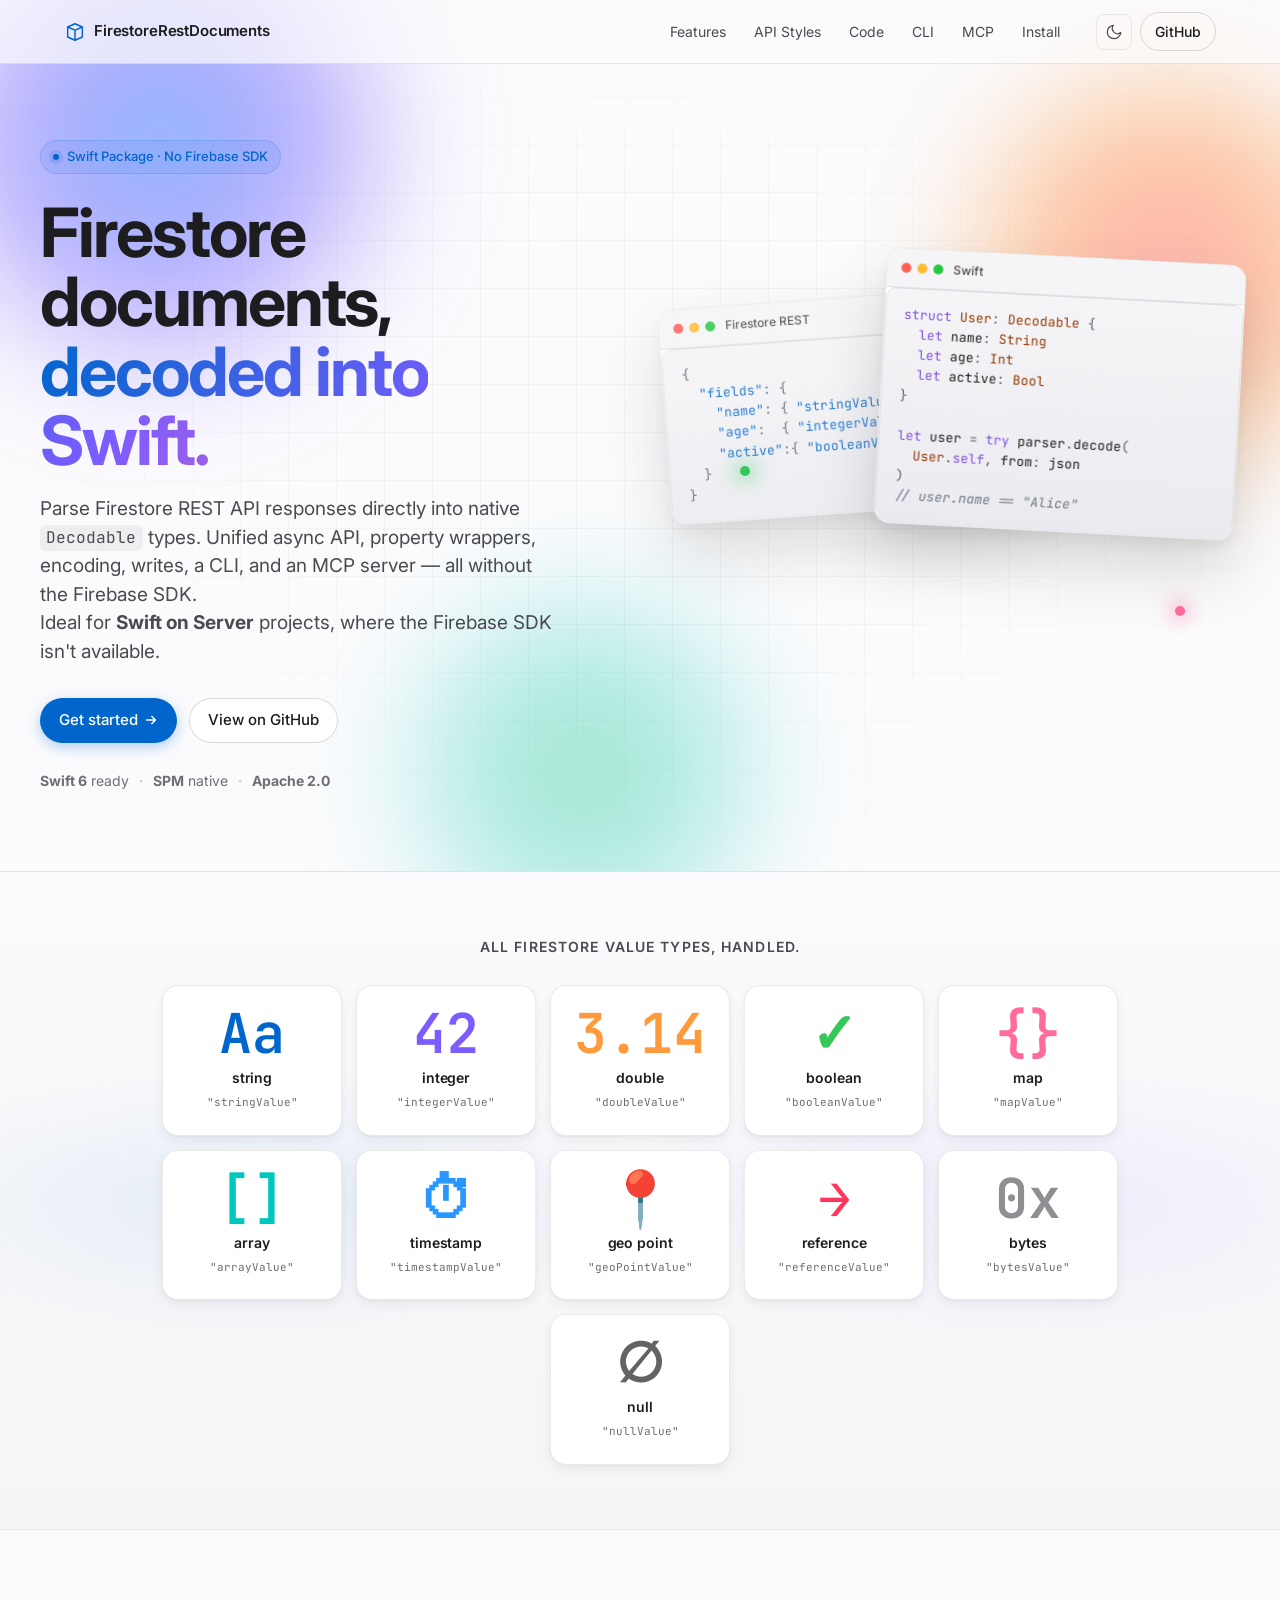
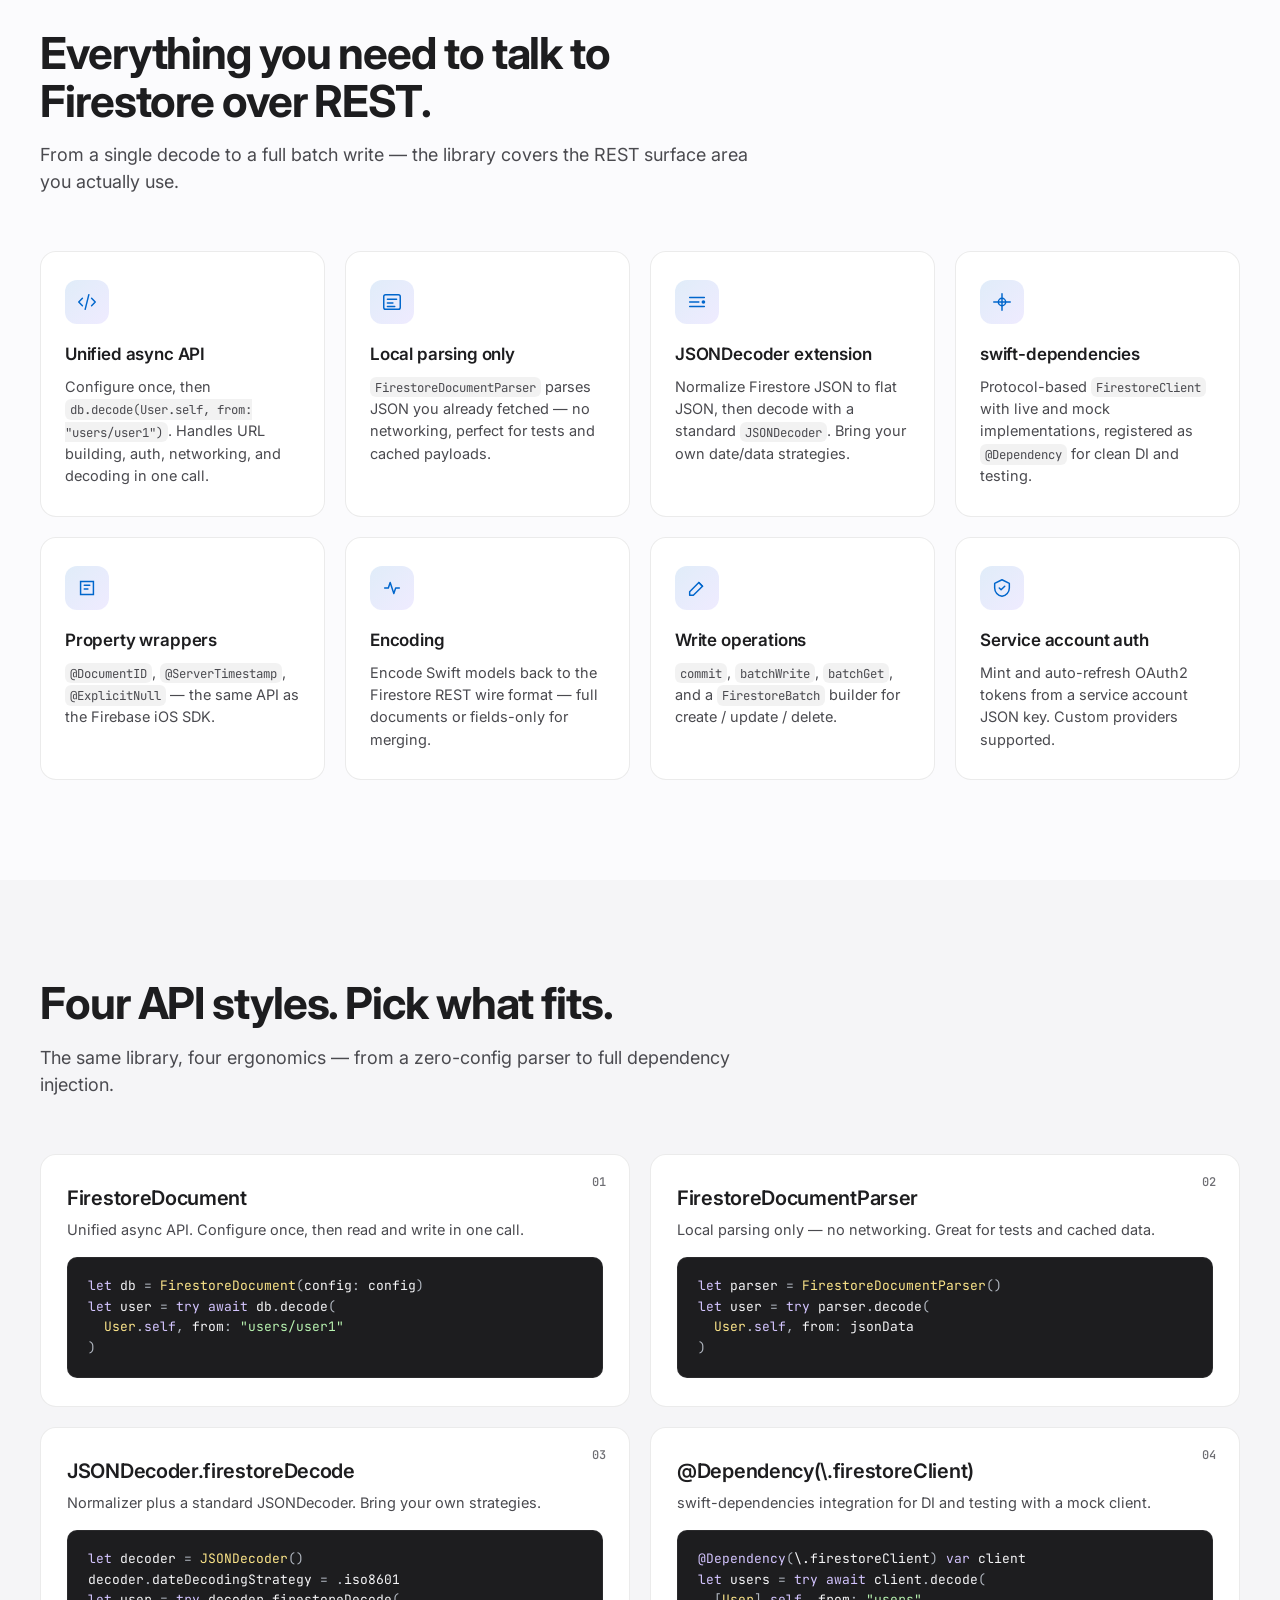
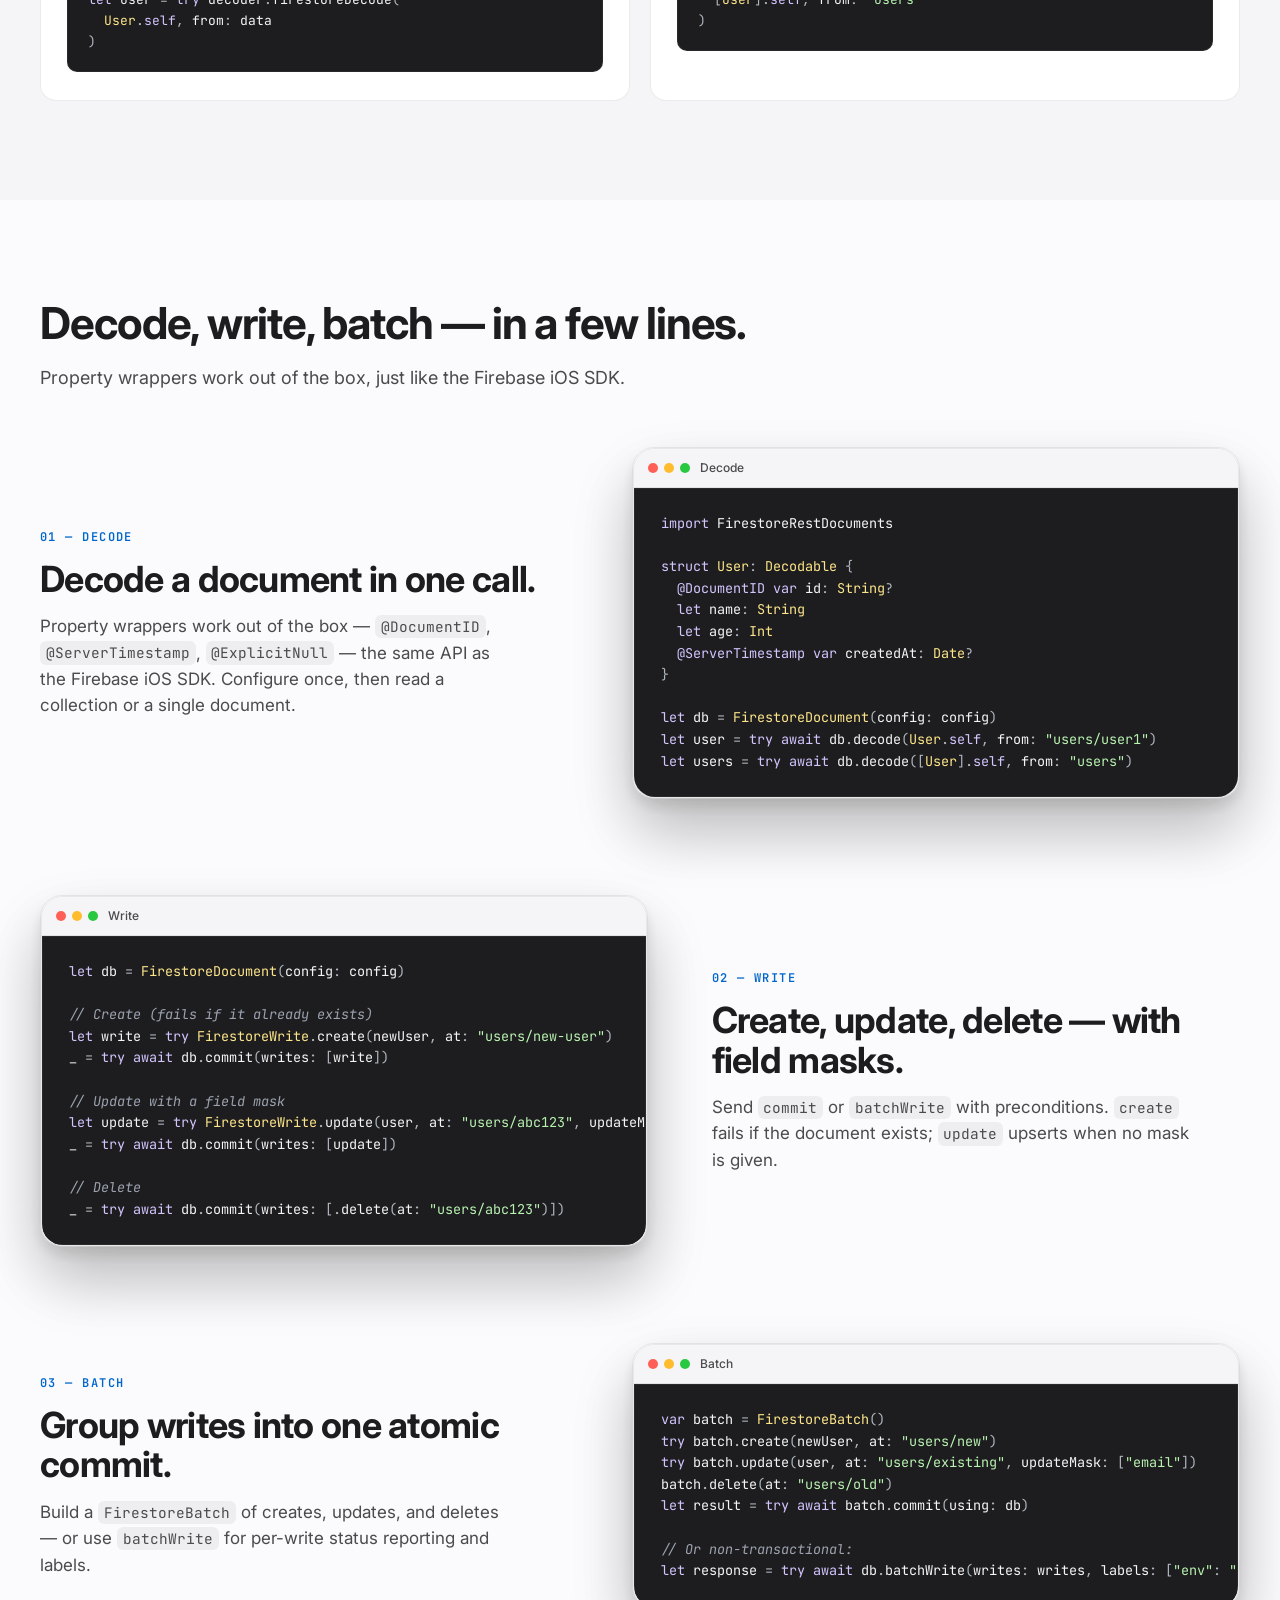
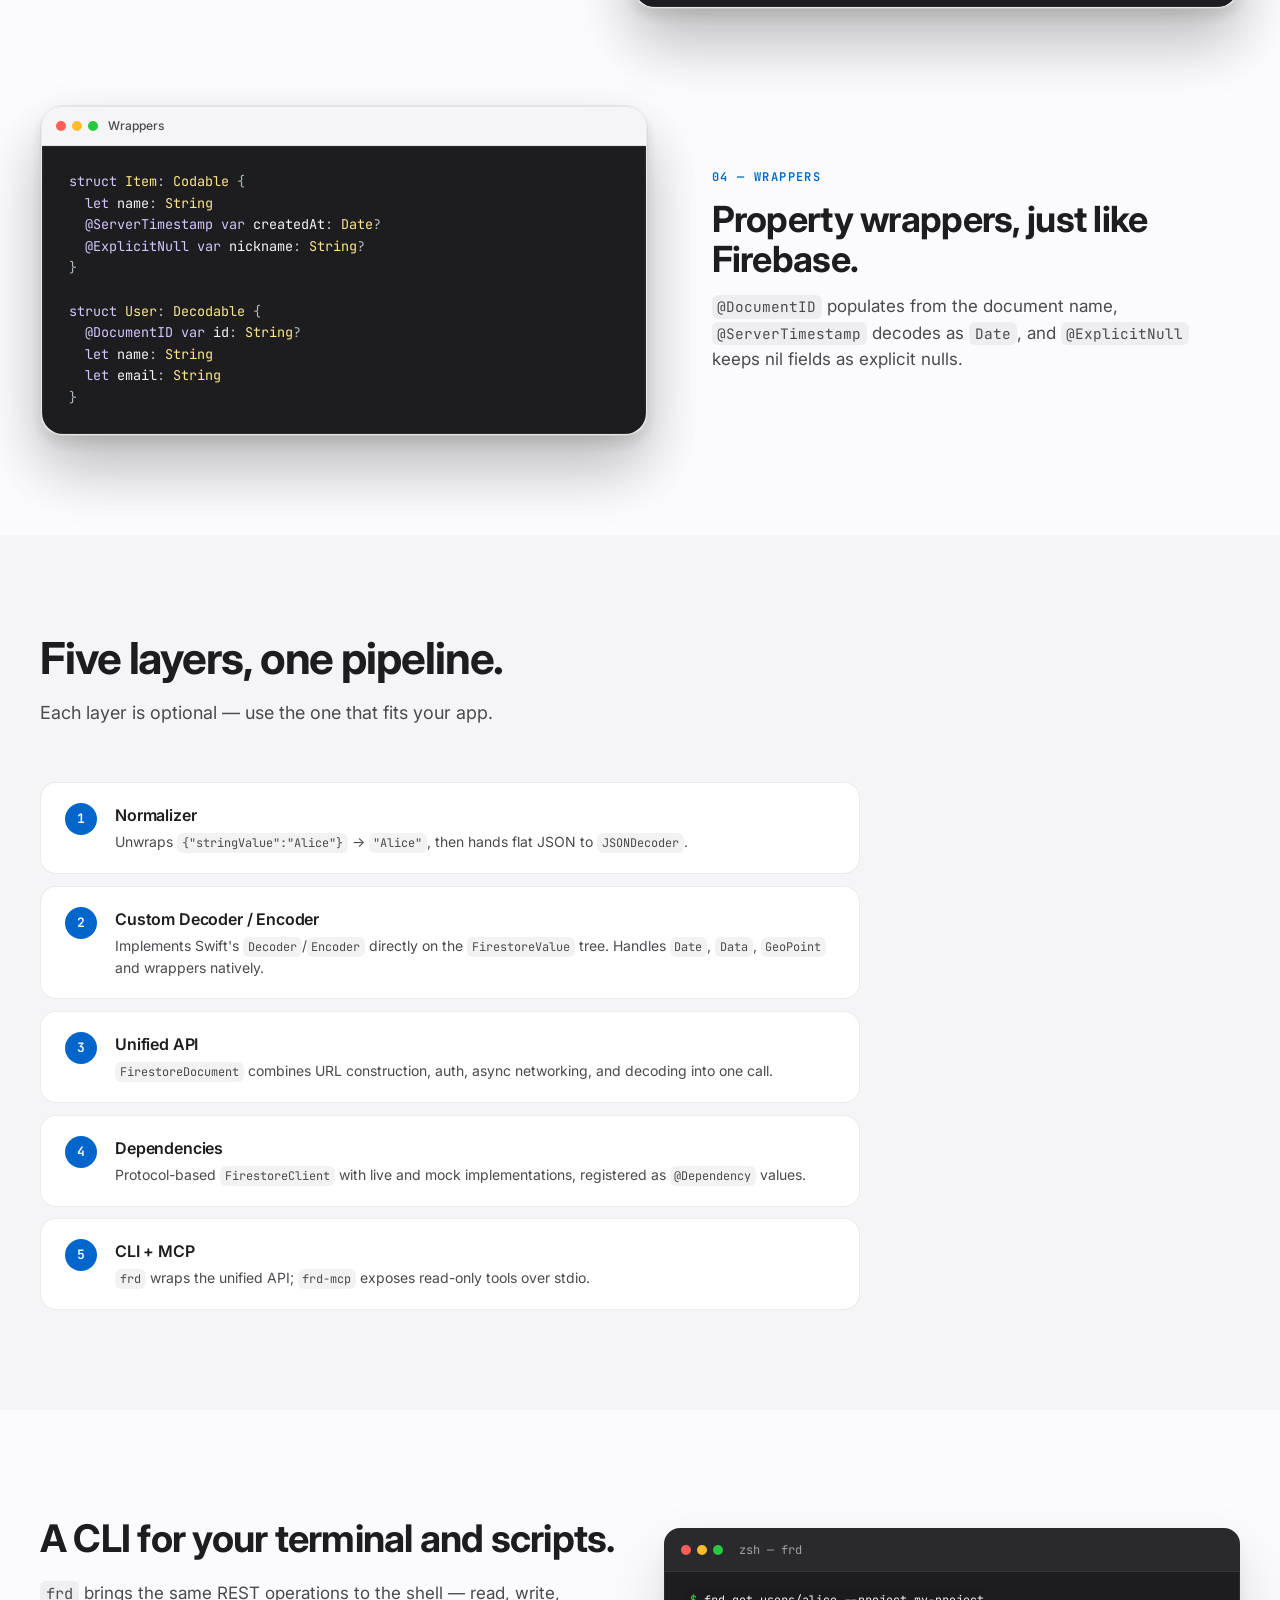
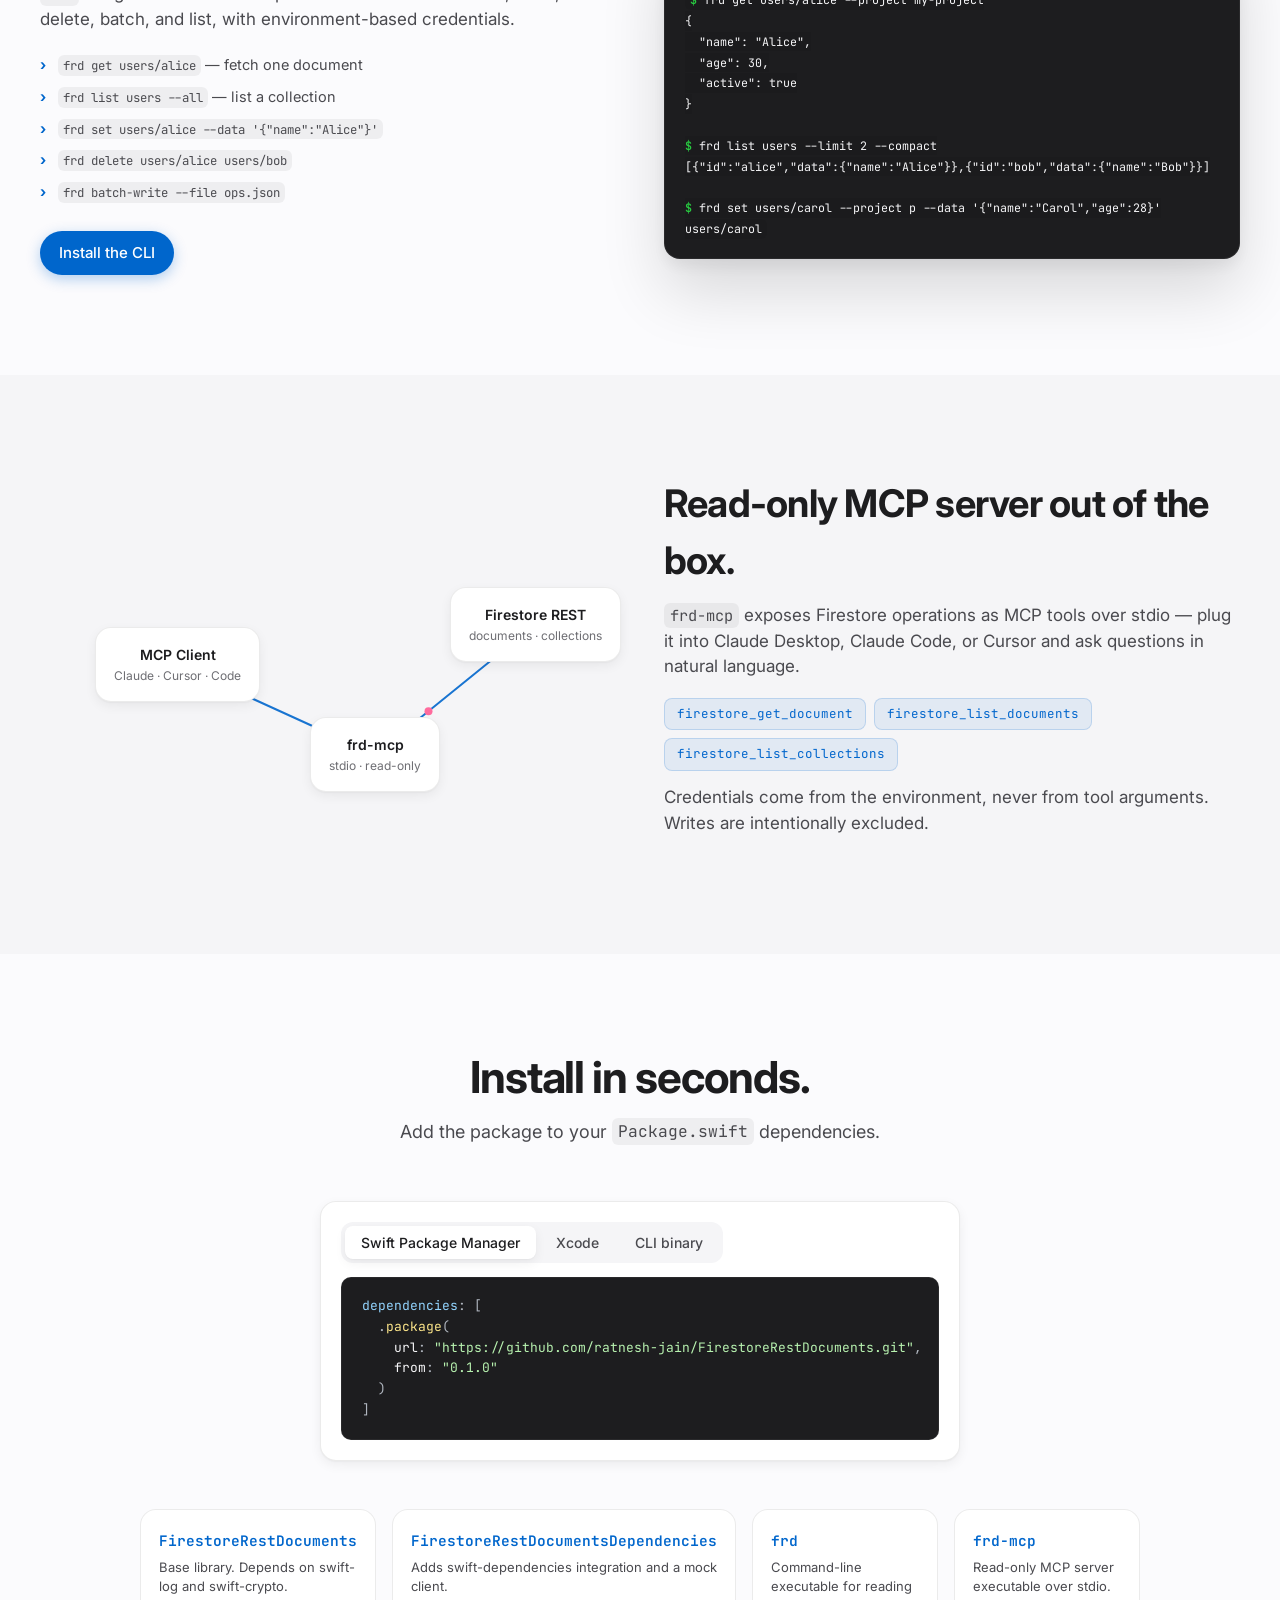
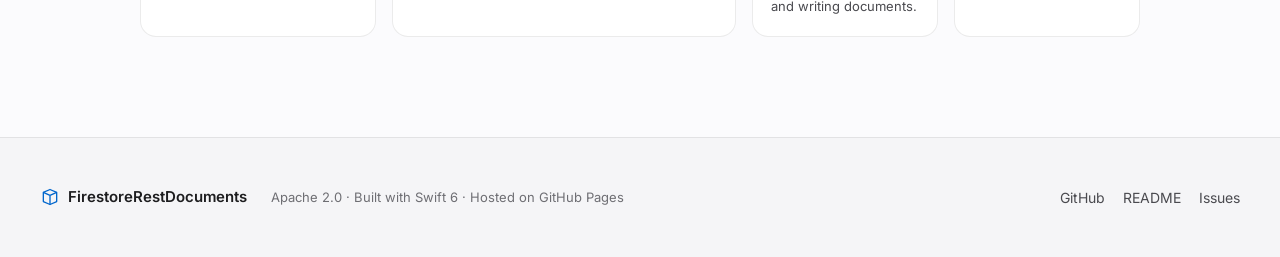
<file: docs/index.html>
<!DOCTYPE html>
<html lang="en">
<head>
  <meta charset="UTF-8" />
  <meta name="viewport" content="width=device-width, initial-scale=1.0, viewport-fit=cover" />
  <meta name="color-scheme" content="light dark" />
  <meta name="theme-color" content="#fbfbfd" media="(prefers-color-scheme: light)" />
  <meta name="theme-color" content="#0a0a0c" media="(prefers-color-scheme: dark)" />
  <title>FirestoreRestDocuments — Parse Firestore REST responses into native Swift types</title>
  <meta name="description" content="Parse Firestore documents directly from the Firestore REST API responses into native Swift Decodable types — no Firebase SDK required. Unified async API, property wrappers, encoding, writes, CLI, and MCP server." />
  <meta property="og:title" content="FirestoreRestDocuments" />
  <meta property="og:description" content="No Firebase SDK required. Decode Firestore REST responses into native Swift types." />
  <meta property="og:type" content="website" />
  <link rel="preconnect" href="https://fonts.googleapis.com" />
  <link rel="preconnect" href="https://fonts.gstatic.com" crossorigin />
  <link href="https://fonts.googleapis.com/css2?family=Inter:wght@300;400;500;600;700;800&family=JetBrains+Mono:wght@400;500&display=swap" rel="stylesheet" />
  <link rel="stylesheet" href="styles.css" />
  <script>document.documentElement.classList.add('js');</script>
</head>
<body>
  <!-- Translucent nav -->
  <header class="nav" id="nav">
    <div class="nav-inner">
      <a href="#top" class="brand">
        <span class="brand-mark" aria-hidden="true">
          <svg viewBox="0 0 24 24" width="22" height="22" fill="none"><path d="M4 6.5 12 3l8 3.5v11L12 21l-8-3.5v-11Z" stroke="currentColor" stroke-width="1.6" stroke-linejoin="round"/><path d="M4 6.5 12 10l8-3.5M12 10v11" stroke="currentColor" stroke-width="1.6" stroke-linejoin="round"/></svg>
        </span>
        <span class="brand-name">FirestoreRestDocuments</span>
      </a>
      <nav class="nav-links">
        <a href="#features">Features</a>
        <a href="#styles">API Styles</a>
        <a href="#code">Code</a>
        <a href="#cli">CLI</a>
        <a href="#mcp">MCP</a>
        <a href="#install">Install</a>
      </nav>
      <div class="nav-actions">
        <button class="theme-toggle" id="themeToggle" aria-label="Toggle dark mode">
          <svg class="icon-sun" viewBox="0 0 24 24" width="18" height="18" fill="none"><circle cx="12" cy="12" r="4" stroke="currentColor" stroke-width="1.6"/><path d="M12 2v2M12 20v2M4.93 4.93l1.41 1.41M17.66 17.66l1.41 1.41M2 12h2M20 12h2M4.93 19.07l1.41-1.41M17.66 6.34l1.41-1.41" stroke="currentColor" stroke-width="1.6" stroke-linecap="round"/></svg>
          <svg class="icon-moon" viewBox="0 0 24 24" width="18" height="18" fill="none"><path d="M21 12.79A9 9 0 1 1 11.21 3 7 7 0 0 0 21 12.79Z" stroke="currentColor" stroke-width="1.6" stroke-linejoin="round"/></svg>
        </button>
        <a class="btn btn-ghost" href="https://github.com/ratnesh-jain/FirestoreRestDocuments" target="_blank" rel="noopener">GitHub</a>
        <button class="nav-toggle" id="navToggle" aria-label="Menu" aria-expanded="false">
          <span></span><span></span><span></span>
        </button>
      </div>
      <div class="nav-mobile" id="navMobile">
        <a href="#features">Features</a>
        <a href="#styles">API Styles</a>
        <a href="#code">Code</a>
        <a href="#cli">CLI</a>
        <a href="#mcp">MCP</a>
        <a href="#install">Install</a>
      </div>
    </div>
  </header>

  <main id="top">
    <!-- Hero -->
    <section class="hero">
      <div class="hero-bg" aria-hidden="true">
        <div class="orb orb-1"></div>
        <div class="orb orb-2"></div>
        <div class="orb orb-3"></div>
        <div class="grid-mesh"></div>
      </div>
      <div class="hero-inner">
        <div class="hero-copy">
          <div class="eyebrow reveal">
            <span class="eyebrow-dot"></span>
            Swift Package · No Firebase SDK
          </div>
          <h1 class="hero-title reveal">
            Firestore documents,<br/>
            <span class="gradient-text">decoded into Swift.</span>
          </h1>
          <p class="hero-sub reveal">
            Parse Firestore REST API responses directly into native <code>Decodable</code> types.
            Unified async API, property wrappers, encoding, writes, a CLI, and an MCP server —
            all without the Firebase SDK.<br/>
            Ideal for <strong>Swift on Server</strong> projects, where the Firebase SDK
            isn't available.
          </p>
          <div class="hero-ctas reveal">
            <a class="btn btn-primary" href="#install">
              Get started
              <svg viewBox="0 0 16 16" width="14" height="14" fill="none"><path d="M3 8h10M9 4l4 4-4 4" stroke="currentColor" stroke-width="1.8" stroke-linecap="round" stroke-linejoin="round"/></svg>
            </a>
            <a class="btn btn-secondary" href="https://github.com/ratnesh-jain/FirestoreRestDocuments" target="_blank" rel="noopener">
              View on GitHub
            </a>
          </div>
          <div class="hero-meta reveal">
            <span><strong>Swift 6</strong> ready</span>
            <span class="dot">·</span>
            <span><strong>SPM</strong> native</span>
            <span class="dot">·</span>
            <span><strong>Apache 2.0</strong></span>
          </div>
        </div>

        <div class="hero-visual reveal">
          <div class="doc-card doc-card-back">
            <div class="doc-card-head">
              <span class="traffic"><i></i><i></i><i></i></span>
              <span class="doc-label">Firestore REST</span>
            </div>
            <pre class="code"><code><span class="tok-punct">{</span>
  <span class="tok-key">"fields"</span><span class="tok-punct">:</span> <span class="tok-punct">{</span>
    <span class="tok-key">"name"</span><span class="tok-punct">:</span> <span class="tok-punct">{</span> <span class="tok-key">"stringValue"</span><span class="tok-punct">:</span> <span class="tok-str">"Alice"</span> <span class="tok-punct">},</span>
    <span class="tok-key">"age"</span><span class="tok-punct">:</span>  <span class="tok-punct">{</span> <span class="tok-key">"integerValue"</span><span class="tok-punct">:</span> <span class="tok-str">"30"</span> <span class="tok-punct">},</span>
    <span class="tok-key">"active"</span><span class="tok-punct">:</span><span class="tok-punct">{</span> <span class="tok-key">"booleanValue"</span><span class="tok-punct">:</span> <span class="tok-kw">"true"</span> <span class="tok-punct">}</span>
  <span class="tok-punct">}</span>
<span class="tok-punct">}</span></code></pre>
          </div>
          <div class="doc-card doc-card-front">
            <div class="doc-card-head">
              <span class="traffic"><i></i><i></i><i></i></span>
              <span class="doc-label">Swift</span>
            </div>
            <pre class="code"><code><span class="tok-kw">struct</span> <span class="tok-type">User</span><span class="tok-punct">:</span> <span class="tok-type">Decodable</span> <span class="tok-punct">{</span>
  <span class="tok-kw">let</span> name<span class="tok-punct">:</span> <span class="tok-type">String</span>
  <span class="tok-kw">let</span> age<span class="tok-punct">:</span> <span class="tok-type">Int</span>
  <span class="tok-kw">let</span> active<span class="tok-punct">:</span> <span class="tok-type">Bool</span>
<span class="tok-punct">}</span>

<span class="tok-kw">let</span> user <span class="tok-punct">=</span> <span class="tok-kw">try</span> parser<span class="tok-punct">.</span>decode<span class="tok-punct">(</span>
  <span class="tok-type">User</span><span class="tok-punct">.</span><span class="tok-kw">self</span><span class="tok-punct">,</span> from<span class="tok-punct">:</span> json
<span class="tok-punct">)</span>
<span class="tok-cmt">// user.name == "Alice"</span></code></pre>
          </div>
          <div class="spark spark-1"></div>
          <div class="spark spark-2"></div>
          <div class="spark spark-3"></div>
        </div>
      </div>
    </section>

    <!-- Value types strip -->
    <section class="strip">
      <div class="strip-inner">
        <p class="strip-label">All Firestore value types, handled.</p>
        <div class="type-grid">
          <div class="type-chip" style="--c:#0066cc"><span class="type-glyph">Aa</span><span class="type-name">string</span><span class="type-form">"stringValue"</span></div>
          <div class="type-chip" style="--c:#7c5cff"><span class="type-glyph">42</span><span class="type-name">integer</span><span class="type-form">"integerValue"</span></div>
          <div class="type-chip" style="--c:#ff9a3c"><span class="type-glyph">3.14</span><span class="type-name">double</span><span class="type-form">"doubleValue"</span></div>
          <div class="type-chip" style="--c:#34c759"><span class="type-glyph">✓</span><span class="type-name">boolean</span><span class="type-form">"booleanValue"</span></div>
          <div class="type-chip" style="--c:#ff6b9d"><span class="type-glyph">{}</span><span class="type-name">map</span><span class="type-form">"mapValue"</span></div>
          <div class="type-chip" style="--c:#00c7be"><span class="type-glyph">[]</span><span class="type-name">array</span><span class="type-form">"arrayValue"</span></div>
          <div class="type-chip" style="--c:#2997ff"><span class="type-glyph">⏱</span><span class="type-name">timestamp</span><span class="type-form">"timestampValue"</span></div>
          <div class="type-chip" style="--c:#af52de"><span class="type-glyph">📍</span><span class="type-name">geo point</span><span class="type-form">"geoPointValue"</span></div>
          <div class="type-chip" style="--c:#ff375f"><span class="type-glyph">→</span><span class="type-name">reference</span><span class="type-form">"referenceValue"</span></div>
          <div class="type-chip" style="--c:#8e8e93"><span class="type-glyph">0x</span><span class="type-name">bytes</span><span class="type-form">"bytesValue"</span></div>
          <div class="type-chip" style="--c:#636366"><span class="type-glyph">∅</span><span class="type-name">null</span><span class="type-form">"nullValue"</span></div>
        </div>
      </div>
    </section>

    <!-- Features -->
    <section id="features" class="section">
      <div class="section-inner">
        <div class="section-head reveal">
          <h2>Everything you need to talk to Firestore over REST.</h2>
          <p>From a single decode to a full batch write — the library covers the REST surface area you actually use.</p>
        </div>
        <div class="feature-grid">
          <article class="feature reveal">
            <div class="feature-icon" data-icon="decode">
              <svg viewBox="0 0 24 24" fill="none"><path d="M7 8 3 12l4 4M17 8l4 4-4 4M14 4l-4 16" stroke="currentColor" stroke-width="1.6" stroke-linecap="round" stroke-linejoin="round"/></svg>
            </div>
            <h3>Unified async API</h3>
            <p>Configure once, then <code>db.decode(User.self, from: "users/user1")</code>. Handles URL building, auth, networking, and decoding in one call.</p>
          </article>
          <article class="feature reveal">
            <div class="feature-icon" data-icon="parse">
              <svg viewBox="0 0 24 24" fill="none"><rect x="3" y="4" width="18" height="16" rx="2" stroke="currentColor" stroke-width="1.6"/><path d="M7 9h10M7 13h6M7 17h8" stroke="currentColor" stroke-width="1.6" stroke-linecap="round"/></svg>
            </div>
            <h3>Local parsing only</h3>
            <p><code>FirestoreDocumentParser</code> parses JSON you already fetched — no networking, perfect for tests and cached payloads.</p>
          </article>
          <article class="feature reveal">
            <div class="feature-icon" data-icon="decoder">
              <svg viewBox="0 0 24 24" fill="none"><path d="M4 7h16M4 12h10M4 17h16" stroke="currentColor" stroke-width="1.6" stroke-linecap="round"/><circle cx="19" cy="12" r="2" fill="currentColor"/></svg>
            </div>
            <h3>JSONDecoder extension</h3>
            <p>Normalize Firestore JSON to flat JSON, then decode with a standard <code>JSONDecoder</code>. Bring your own date/data strategies.</p>
          </article>
          <article class="feature reveal">
            <div class="feature-icon" data-icon="di">
              <svg viewBox="0 0 24 24" fill="none"><path d="M12 3v18M3 12h18" stroke="currentColor" stroke-width="1.6" stroke-linecap="round"/><circle cx="12" cy="12" r="4" stroke="currentColor" stroke-width="1.6"/></svg>
            </div>
            <h3>swift-dependencies</h3>
            <p>Protocol-based <code>FirestoreClient</code> with live and mock implementations, registered as <code>@Dependency</code> for clean DI and testing.</p>
          </article>
          <article class="feature reveal">
            <div class="feature-icon" data-icon="wrapper">
              <svg viewBox="0 0 24 24" fill="none"><path d="M5 5h14v14H5z" stroke="currentColor" stroke-width="1.6" rx="2"/><path d="M9 9h6M9 13h4" stroke="currentColor" stroke-width="1.6" stroke-linecap="round"/></svg>
            </div>
            <h3>Property wrappers</h3>
            <p><code>@DocumentID</code>, <code>@ServerTimestamp</code>, <code>@ExplicitNull</code> — the same API as the Firebase iOS SDK.</p>
          </article>
          <article class="feature reveal">
            <div class="feature-icon" data-icon="encode">
              <svg viewBox="0 0 24 24" fill="none"><path d="M4 12h4l2-6 4 12 2-6h4" stroke="currentColor" stroke-width="1.6" stroke-linecap="round" stroke-linejoin="round"/></svg>
            </div>
            <h3>Encoding</h3>
            <p>Encode Swift models back to the Firestore REST wire format — full documents or fields-only for merging.</p>
          </article>
          <article class="feature reveal">
            <div class="feature-icon" data-icon="write">
              <svg viewBox="0 0 24 24" fill="none"><path d="M4 20h4l10-10-4-4L4 16v4Z" stroke="currentColor" stroke-width="1.6" stroke-linejoin="round"/><path d="M14 6l4 4" stroke="currentColor" stroke-width="1.6" stroke-linecap="round"/></svg>
            </div>
            <h3>Write operations</h3>
            <p><code>commit</code>, <code>batchWrite</code>, <code>batchGet</code>, and a <code>FirestoreBatch</code> builder for create / update / delete.</p>
          </article>
          <article class="feature reveal">
            <div class="feature-icon" data-icon="auth">
              <svg viewBox="0 0 24 24" fill="none"><path d="M12 3l8 4v5c0 4.5-3.4 8.4-8 9-4.6-.6-8-4.5-8-9V7l8-4Z" stroke="currentColor" stroke-width="1.6" stroke-linejoin="round"/><path d="M9 12l2 2 4-4" stroke="currentColor" stroke-width="1.6" stroke-linecap="round" stroke-linejoin="round"/></svg>
            </div>
            <h3>Service account auth</h3>
            <p>Mint and auto-refresh OAuth2 tokens from a service account JSON key. Custom providers supported.</p>
          </article>
        </div>
      </div>
    </section>

    <!-- API styles -->
    <section id="styles" class="section section-alt">
      <div class="section-inner">
        <div class="section-head reveal">
          <h2>Four API styles. Pick what fits.</h2>
          <p>The same library, four ergonomics — from a zero-config parser to full dependency injection.</p>
        </div>
        <div class="styles-grid">
          <div class="style-card reveal">
            <div class="style-num">01</div>
            <h3>FirestoreDocument</h3>
            <p class="style-desc">Unified async API. Configure once, then read and write in one call.</p>
            <pre class="code style-code"><code><span class="tok-kw">let</span> db <span class="tok-punct">=</span> <span class="tok-type">FirestoreDocument</span><span class="tok-punct">(</span>config<span class="tok-punct">:</span> config<span class="tok-punct">)</span>
<span class="tok-kw">let</span> user <span class="tok-punct">=</span> <span class="tok-kw">try</span> <span class="tok-kw">await</span> db<span class="tok-punct">.</span>decode<span class="tok-punct">(</span>
  <span class="tok-type">User</span><span class="tok-punct">.</span><span class="tok-kw">self</span><span class="tok-punct">,</span> from<span class="tok-punct">:</span> <span class="tok-str">"users/user1"</span>
<span class="tok-punct">)</span></code></pre>
          </div>
          <div class="style-card reveal">
            <div class="style-num">02</div>
            <h3>FirestoreDocumentParser</h3>
            <p class="style-desc">Local parsing only — no networking. Great for tests and cached data.</p>
            <pre class="code style-code"><code><span class="tok-kw">let</span> parser <span class="tok-punct">=</span> <span class="tok-type">FirestoreDocumentParser</span><span class="tok-punct">()</span>
<span class="tok-kw">let</span> user <span class="tok-punct">=</span> <span class="tok-kw">try</span> parser<span class="tok-punct">.</span>decode<span class="tok-punct">(</span>
  <span class="tok-type">User</span><span class="tok-punct">.</span><span class="tok-kw">self</span><span class="tok-punct">,</span> from<span class="tok-punct">:</span> jsonData
<span class="tok-punct">)</span></code></pre>
          </div>
          <div class="style-card reveal">
            <div class="style-num">03</div>
            <h3>JSONDecoder.firestoreDecode</h3>
            <p class="style-desc">Normalizer plus a standard JSONDecoder. Bring your own strategies.</p>
            <pre class="code style-code"><code><span class="tok-kw">let</span> decoder <span class="tok-punct">=</span> <span class="tok-type">JSONDecoder</span><span class="tok-punct">()</span>
decoder<span class="tok-punct">.</span>dateDecodingStrategy <span class="tok-punct">=</span> <span class="tok-punct">.</span>iso8601
<span class="tok-kw">let</span> user <span class="tok-punct">=</span> <span class="tok-kw">try</span> decoder<span class="tok-punct">.</span>firestoreDecode<span class="tok-punct">(</span>
  <span class="tok-type">User</span><span class="tok-punct">.</span><span class="tok-kw">self</span><span class="tok-punct">,</span> from<span class="tok-punct">:</span> data
<span class="tok-punct">)</span></code></pre>
          </div>
          <div class="style-card reveal">
            <div class="style-num">04</div>
            <h3>@Dependency(\.firestoreClient)</h3>
            <p class="style-desc">swift-dependencies integration for DI and testing with a mock client.</p>
            <pre class="code style-code"><code><span class="tok-kw">@Dependency</span><span class="tok-punct">(</span>\.firestoreClient<span class="tok-punct">)</span> <span class="tok-kw">var</span> client
<span class="tok-kw">let</span> users <span class="tok-punct">=</span> <span class="tok-kw">try</span> <span class="tok-kw">await</span> client<span class="tok-punct">.</span>decode<span class="tok-punct">(</span>
  <span class="tok-punct">[</span><span class="tok-type">User</span><span class="tok-punct">].</span><span class="tok-kw">self</span><span class="tok-punct">,</span> from<span class="tok-punct">:</span> <span class="tok-str">"users"</span>
<span class="tok-punct">)</span></code></pre>
          </div>
        </div>
      </div>
    </section>

    <!-- Code showcase -->
    <section id="code" class="section">
      <div class="section-inner">
        <div class="section-head reveal">
          <h2>Decode, write, batch — in a few lines.</h2>
          <p>Property wrappers work out of the box, just like the Firebase iOS SDK.</p>
        </div>
        <div class="zigzag">
          <div class="zigzag-row reveal">
            <div class="zigzag-text">
              <span class="code-step-kicker">01 — Decode</span>
              <h3>Decode a document in one call.</h3>
              <p>Property wrappers work out of the box — <code>@DocumentID</code>, <code>@ServerTimestamp</code>, <code>@ExplicitNull</code> — the same API as the Firebase iOS SDK. Configure once, then read a collection or a single document.</p>
            </div>
            <div class="zigzag-code">
              <div class="code-window static">
                <div class="code-window-head">
                  <span class="traffic"><i></i><i></i><i></i></span>
                  <span class="doc-label">Decode</span>
                </div>
                <pre class="code big"><code><span class="tok-kw">import</span> FirestoreRestDocuments

<span class="tok-kw">struct</span> <span class="tok-type">User</span><span class="tok-punct">:</span> <span class="tok-type">Decodable</span> <span class="tok-punct">{</span>
  <span class="tok-kw">@DocumentID</span> <span class="tok-kw">var</span> id<span class="tok-punct">:</span> <span class="tok-type">String</span><span class="tok-punct">?</span>
  <span class="tok-kw">let</span> name<span class="tok-punct">:</span> <span class="tok-type">String</span>
  <span class="tok-kw">let</span> age<span class="tok-punct">:</span> <span class="tok-type">Int</span>
  <span class="tok-kw">@ServerTimestamp</span> <span class="tok-kw">var</span> createdAt<span class="tok-punct">:</span> <span class="tok-type">Date</span><span class="tok-punct">?</span>
<span class="tok-punct">}</span>

<span class="tok-kw">let</span> db <span class="tok-punct">=</span> <span class="tok-type">FirestoreDocument</span><span class="tok-punct">(</span>config<span class="tok-punct">:</span> config<span class="tok-punct">)</span>
<span class="tok-kw">let</span> user <span class="tok-punct">=</span> <span class="tok-kw">try</span> <span class="tok-kw">await</span> db<span class="tok-punct">.</span>decode<span class="tok-punct">(</span><span class="tok-type">User</span><span class="tok-punct">.</span><span class="tok-kw">self</span><span class="tok-punct">,</span> from<span class="tok-punct">:</span> <span class="tok-str">"users/user1"</span><span class="tok-punct">)</span>
<span class="tok-kw">let</span> users <span class="tok-punct">=</span> <span class="tok-kw">try</span> <span class="tok-kw">await</span> db<span class="tok-punct">.</span>decode<span class="tok-punct">([</span><span class="tok-type">User</span><span class="tok-punct">].</span><span class="tok-kw">self</span><span class="tok-punct">,</span> from<span class="tok-punct">:</span> <span class="tok-str">"users"</span><span class="tok-punct">)</span></code></pre>
              </div>
            </div>
          </div>

          <div class="zigzag-row zigzag-row--reverse reveal">
            <div class="zigzag-text">
              <span class="code-step-kicker">02 — Write</span>
              <h3>Create, update, delete — with field masks.</h3>
              <p>Send <code>commit</code> or <code>batchWrite</code> with preconditions. <code>create</code> fails if the document exists; <code>update</code> upserts when no mask is given.</p>
            </div>
            <div class="zigzag-code">
              <div class="code-window static">
                <div class="code-window-head">
                  <span class="traffic"><i></i><i></i><i></i></span>
                  <span class="doc-label">Write</span>
                </div>
                <pre class="code big"><code><span class="tok-kw">let</span> db <span class="tok-punct">=</span> <span class="tok-type">FirestoreDocument</span><span class="tok-punct">(</span>config<span class="tok-punct">:</span> config<span class="tok-punct">)</span>

<span class="tok-cmt">// Create (fails if it already exists)</span>
<span class="tok-kw">let</span> write <span class="tok-punct">=</span> <span class="tok-kw">try</span> <span class="tok-type">FirestoreWrite</span><span class="tok-punct">.</span>create<span class="tok-punct">(</span>newUser<span class="tok-punct">,</span> at<span class="tok-punct">:</span> <span class="tok-str">"users/new-user"</span><span class="tok-punct">)</span>
_ <span class="tok-punct">=</span> <span class="tok-kw">try</span> <span class="tok-kw">await</span> db<span class="tok-punct">.</span>commit<span class="tok-punct">(</span>writes<span class="tok-punct">:</span> <span class="tok-punct">[</span>write<span class="tok-punct">])</span>

<span class="tok-cmt">// Update with a field mask</span>
<span class="tok-kw">let</span> update <span class="tok-punct">=</span> <span class="tok-kw">try</span> <span class="tok-type">FirestoreWrite</span><span class="tok-punct">.</span>update<span class="tok-punct">(</span>user<span class="tok-punct">,</span> at<span class="tok-punct">:</span> <span class="tok-str">"users/abc123"</span><span class="tok-punct">,</span> updateMask<span class="tok-punct">:</span> <span class="tok-punct">[</span><span class="tok-str">"email"</span><span class="tok-punct">])</span>
_ <span class="tok-punct">=</span> <span class="tok-kw">try</span> <span class="tok-kw">await</span> db<span class="tok-punct">.</span>commit<span class="tok-punct">(</span>writes<span class="tok-punct">:</span> <span class="tok-punct">[</span>update<span class="tok-punct">])</span>

<span class="tok-cmt">// Delete</span>
_ <span class="tok-punct">=</span> <span class="tok-kw">try</span> <span class="tok-kw">await</span> db<span class="tok-punct">.</span>commit<span class="tok-punct">(</span>writes<span class="tok-punct">:</span> <span class="tok-punct">[.</span>delete<span class="tok-punct">(</span>at<span class="tok-punct">:</span> <span class="tok-str">"users/abc123"</span><span class="tok-punct">)])</span></code></pre>
              </div>
            </div>
          </div>

          <div class="zigzag-row reveal">
            <div class="zigzag-text">
              <span class="code-step-kicker">03 — Batch</span>
              <h3>Group writes into one atomic commit.</h3>
              <p>Build a <code>FirestoreBatch</code> of creates, updates, and deletes — or use <code>batchWrite</code> for per-write status reporting and labels.</p>
            </div>
            <div class="zigzag-code">
              <div class="code-window static">
                <div class="code-window-head">
                  <span class="traffic"><i></i><i></i><i></i></span>
                  <span class="doc-label">Batch</span>
                </div>
                <pre class="code big"><code><span class="tok-kw">var</span> batch <span class="tok-punct">=</span> <span class="tok-type">FirestoreBatch</span><span class="tok-punct">()</span>
<span class="tok-kw">try</span> batch<span class="tok-punct">.</span>create<span class="tok-punct">(</span>newUser<span class="tok-punct">,</span> at<span class="tok-punct">:</span> <span class="tok-str">"users/new"</span><span class="tok-punct">)</span>
<span class="tok-kw">try</span> batch<span class="tok-punct">.</span>update<span class="tok-punct">(</span>user<span class="tok-punct">,</span> at<span class="tok-punct">:</span> <span class="tok-str">"users/existing"</span><span class="tok-punct">,</span> updateMask<span class="tok-punct">:</span> <span class="tok-punct">[</span><span class="tok-str">"email"</span><span class="tok-punct">])</span>
batch<span class="tok-punct">.</span>delete<span class="tok-punct">(</span>at<span class="tok-punct">:</span> <span class="tok-str">"users/old"</span><span class="tok-punct">)</span>
<span class="tok-kw">let</span> result <span class="tok-punct">=</span> <span class="tok-kw">try</span> <span class="tok-kw">await</span> batch<span class="tok-punct">.</span>commit<span class="tok-punct">(</span>using<span class="tok-punct">:</span> db<span class="tok-punct">)</span>

<span class="tok-cmt">// Or non-transactional:</span>
<span class="tok-kw">let</span> response <span class="tok-punct">=</span> <span class="tok-kw">try</span> <span class="tok-kw">await</span> db<span class="tok-punct">.</span>batchWrite<span class="tok-punct">(</span>writes<span class="tok-punct">:</span> writes<span class="tok-punct">,</span> labels<span class="tok-punct">:</span> <span class="tok-punct">[</span><span class="tok-str">"env"</span><span class="tok-punct">:</span> <span class="tok-str">"prod"</span><span class="tok-punct">])</span></code></pre>
              </div>
            </div>
          </div>

          <div class="zigzag-row zigzag-row--reverse reveal">
            <div class="zigzag-text">
              <span class="code-step-kicker">04 — Wrappers</span>
              <h3>Property wrappers, just like Firebase.</h3>
              <p><code>@DocumentID</code> populates from the document name, <code>@ServerTimestamp</code> decodes as <code>Date</code>, and <code>@ExplicitNull</code> keeps nil fields as explicit nulls.</p>
            </div>
            <div class="zigzag-code">
              <div class="code-window static">
                <div class="code-window-head">
                  <span class="traffic"><i></i><i></i><i></i></span>
                  <span class="doc-label">Wrappers</span>
                </div>
                <pre class="code big"><code><span class="tok-kw">struct</span> <span class="tok-type">Item</span><span class="tok-punct">:</span> <span class="tok-type">Codable</span> <span class="tok-punct">{</span>
  <span class="tok-kw">let</span> name<span class="tok-punct">:</span> <span class="tok-type">String</span>
  <span class="tok-kw">@ServerTimestamp</span> <span class="tok-kw">var</span> createdAt<span class="tok-punct">:</span> <span class="tok-type">Date</span><span class="tok-punct">?</span>
  <span class="tok-kw">@ExplicitNull</span> <span class="tok-kw">var</span> nickname<span class="tok-punct">:</span> <span class="tok-type">String</span><span class="tok-punct">?</span>
<span class="tok-punct">}</span>

<span class="tok-kw">struct</span> <span class="tok-type">User</span><span class="tok-punct">:</span> <span class="tok-type">Decodable</span> <span class="tok-punct">{</span>
  <span class="tok-kw">@DocumentID</span> <span class="tok-kw">var</span> id<span class="tok-punct">:</span> <span class="tok-type">String</span><span class="tok-punct">?</span>
  <span class="tok-kw">let</span> name<span class="tok-punct">:</span> <span class="tok-type">String</span>
  <span class="tok-kw">let</span> email<span class="tok-punct">:</span> <span class="tok-type">String</span>
<span class="tok-punct">}</span></code></pre>
              </div>
            </div>
          </div>
        </div>
      </div>
    </section>

    <!-- Layers / architecture -->
    <section class="section section-alt">
      <div class="section-inner">
        <div class="section-head reveal">
          <h2>Five layers, one pipeline.</h2>
          <p>Each layer is optional — use the one that fits your app.</p>
        </div>
        <div class="layers">
          <div class="layer reveal"><span class="layer-num">1</span><div><h4>Normalizer</h4><p>Unwraps <code>{"stringValue":"Alice"}</code> → <code>"Alice"</code>, then hands flat JSON to <code>JSONDecoder</code>.</p></div></div>
          <div class="layer reveal"><span class="layer-num">2</span><div><h4>Custom Decoder / Encoder</h4><p>Implements Swift's <code>Decoder</code>/<code>Encoder</code> directly on the <code>FirestoreValue</code> tree. Handles <code>Date</code>, <code>Data</code>, <code>GeoPoint</code> and wrappers natively.</p></div></div>
          <div class="layer reveal"><span class="layer-num">3</span><div><h4>Unified API</h4><p><code>FirestoreDocument</code> combines URL construction, auth, async networking, and decoding into one call.</p></div></div>
          <div class="layer reveal"><span class="layer-num">4</span><div><h4>Dependencies</h4><p>Protocol-based <code>FirestoreClient</code> with live and mock implementations, registered as <code>@Dependency</code> values.</p></div></div>
          <div class="layer reveal"><span class="layer-num">5</span><div><h4>CLI + MCP</h4><p><code>frd</code> wraps the unified API; <code>frd-mcp</code> exposes read-only tools over stdio.</p></div></div>
        </div>
      </div>
    </section>

    <!-- CLI -->
    <section id="cli" class="section">
      <div class="section-inner cli-section">
        <div class="cli-copy reveal">
          <h2>A CLI for your terminal and scripts.</h2>
          <p><code>frd</code> brings the same REST operations to the shell — read, write, delete, batch, and list, with environment-based credentials.</p>
          <ul class="cli-list">
            <li><code>frd get users/alice</code> — fetch one document</li>
            <li><code>frd list users --all</code> — list a collection</li>
            <li><code>frd set users/alice --data '{"name":"Alice"}'</code></li>
            <li><code>frd delete users/alice users/bob</code></li>
            <li><code>frd batch-write --file ops.json</code></li>
          </ul>
          <a class="btn btn-primary" href="#install" data-install-tab="cli">Install the CLI</a>
        </div>
        <div class="terminal reveal" aria-hidden="true">
          <div class="terminal-head">
            <span class="traffic"><i></i><i></i><i></i></span>
            <span class="terminal-title">zsh — frd</span>
          </div>
          <pre class="terminal-body"><code><span class="t-prompt">$</span> frd get users/alice --project my-project
{
  "name": "Alice",
  "age": 30,
  "active": true
}

<span class="t-prompt">$</span> frd list users --limit 2 --compact
[{"id":"alice","data":{"name":"Alice"}},{"id":"bob","data":{"name":"Bob"}}]

<span class="t-prompt">$</span> frd set users/carol --project p --data '{"name":"Carol","age":28}'
users/carol</code></pre>
        </div>
      </div>
    </section>

    <!-- MCP -->
    <section id="mcp" class="section section-alt">
      <div class="section-inner mcp-section">
        <div class="mcp-visual reveal" aria-hidden="true">
          <div class="mcp-node mcp-client">
            <span>MCP Client</span>
            <small>Claude · Cursor · Code</small>
          </div>
          <div class="mcp-node mcp-server">
            <span>frd-mcp</span>
            <small>stdio · read-only</small>
          </div>
          <div class="mcp-node mcp-fs">
            <span>Firestore REST</span>
            <small>documents · collections</small>
          </div>
          <svg class="mcp-connections" aria-hidden="true" preserveAspectRatio="none"></svg>
        </div>
        <div class="mcp-copy reveal">
          <h2>Read-only MCP server out of the box.</h2>
          <p><code>frd-mcp</code> exposes Firestore operations as MCP tools over stdio — plug it into Claude Desktop, Claude Code, or Cursor and ask questions in natural language.</p>
          <div class="mcp-tools">
            <span class="mcp-tool">firestore_get_document</span>
            <span class="mcp-tool">firestore_list_documents</span>
            <span class="mcp-tool">firestore_list_collections</span>
          </div>
          <p class="mcp-note">Credentials come from the environment, never from tool arguments. Writes are intentionally excluded.</p>
        </div>
      </div>
    </section>

    <!-- Install -->
    <section id="install" class="section">
      <div class="section-inner install-section">
        <div class="section-head reveal">
          <h2>Install in seconds.</h2>
          <p>Add the package to your <code>Package.swift</code> dependencies.</p>
        </div>
        <div class="install-card reveal">
          <div class="install-tabs">
            <button class="tab active" data-install="spm">Swift Package Manager</button>
            <button class="tab" data-install="xcode">Xcode</button>
            <button class="tab" data-install="cli">CLI binary</button>
          </div>
          <div class="install-panel active" data-install-panel="spm">
            <pre class="code"><code><span class="tok-key">dependencies</span><span class="tok-punct">:</span> <span class="tok-punct">[</span>
  <span class="tok-punct">.</span><span class="tok-type">package</span><span class="tok-punct">(</span>
    url<span class="tok-punct">:</span> <span class="tok-str">"https://github.com/ratnesh-jain/FirestoreRestDocuments.git"</span><span class="tok-punct">,</span>
    from<span class="tok-punct">:</span> <span class="tok-str">"0.1.0"</span>
  <span class="tok-punct">)</span>
<span class="tok-punct">]</span></code></pre>
          </div>
          <div class="install-panel" data-install-panel="xcode">
            <pre class="code"><code>File → Add Package Dependencies…
paste<span class="tok-punct">:</span> <span class="tok-str">https://github.com/ratnesh-jain/FirestoreRestDocuments.git</span></code></pre>
          </div>
          <div class="install-panel" data-install-panel="cli">
            <pre class="code"><code><span class="tok-kw">swift</span> build <span class="tok-punct">-</span>c release
<span class="tok-punct">.</span>build/release/frd <span class="tok-punct">--</span>help
<span class="tok-punct">.</span>build/release/frd<span class="tok-punct">-</span>mcp   <span class="tok-cmt"># MCP server</span></code></pre>
          </div>
        </div>
        <div class="products reveal">
          <div class="product">
            <h4>FirestoreRestDocuments</h4>
            <p>Base library. Depends on swift-log and swift-crypto.</p>
          </div>
          <div class="product">
            <h4>FirestoreRestDocumentsDependencies</h4>
            <p>Adds swift-dependencies integration and a mock client.</p>
          </div>
          <div class="product">
            <h4>frd</h4>
            <p>Command-line executable for reading and writing documents.</p>
          </div>
          <div class="product">
            <h4>frd-mcp</h4>
            <p>Read-only MCP server executable over stdio.</p>
          </div>
        </div>
      </div>
    </section>
  </main>

  <footer class="footer">
    <div class="footer-inner">
      <div class="footer-brand">
        <span class="brand-mark" aria-hidden="true">
          <svg viewBox="0 0 24 24" width="20" height="20" fill="none"><path d="M4 6.5 12 3l8 3.5v11L12 21l-8-3.5v-11Z" stroke="currentColor" stroke-width="1.6" stroke-linejoin="round"/><path d="M4 6.5 12 10l8-3.5M12 10v11" stroke="currentColor" stroke-width="1.6" stroke-linejoin="round"/></svg>
        </span>
        <span>FirestoreRestDocuments</span>
      </div>
      <p class="footer-note">Apache 2.0 · Built with Swift 6 · Hosted on GitHub Pages</p>
      <div class="footer-links">
        <a href="https://github.com/ratnesh-jain/FirestoreRestDocuments">GitHub</a>
        <a href="https://github.com/ratnesh-jain/FirestoreRestDocuments/blob/main/README.md">README</a>
        <a href="https://github.com/ratnesh-jain/FirestoreRestDocuments/issues">Issues</a>
      </div>
    </div>
  </footer>

  <script src="main.js"></script>
</body>
</html>
</file>
<file: docs/styles.css>
/* FirestoreRestDocuments — GitHub Pages site
   Apple-inspired design: system font, translucent chrome, spring-ish motion. */

:root {
  color-scheme: light dark;
  --bg: #fbfbfd;
  --bg-alt: #f5f5f7;
  --surface: #ffffff;
  --text: #1d1d1f;
  --text-soft: #4a4a4f;
  --text-faint: #6e6e73;
  --accent: #0066cc;
  --accent-2: #2997ff;
  --border: rgba(0, 0, 0, 0.08);
  --border-strong: rgba(0, 0, 0, 0.14);
  --shadow-sm: 0 1px 2px rgba(0,0,0,0.04), 0 4px 12px rgba(0,0,0,0.06);
  --shadow-md: 0 2px 4px rgba(0,0,0,0.04), 0 12px 32px rgba(0,0,0,0.10);
  --shadow-lg: 0 8px 16px rgba(0,0,0,0.06), 0 32px 64px rgba(0,0,0,0.14);
  --radius-sm: 10px;
  --radius-md: 16px;
  --radius-lg: 24px;
  --radius-xl: 32px;
  --nav-blur: 20px;
  --ease-out: cubic-bezier(0.23, 1, 0.32, 1);
  --ease-in-out: cubic-bezier(0.77, 0, 0.175, 1);
  --ease-drawer: cubic-bezier(0.32, 0.72, 0, 1);
  --dur-fast: 120ms;
  --dur-base: 200ms;
  --dur-slow: 400ms;
  --font: "Inter", -apple-system, BlinkMacSystemFont, "SF Pro Text", "Segoe UI", Roboto, Helvetica, Arial, sans-serif;
  --font-mono: "JetBrains Mono", "SF Mono", ui-monospace, "Menlo", monospace;
}

/* ---------- Dark mode ---------- */
@media (prefers-color-scheme: dark) {
  :root:not(.light) {
    --bg: #0a0a0c;
    --bg-alt: #161618;
    --surface: #1c1c1e;
    --text: #f5f5f7;
    --text-soft: #a1a1a6;
    --text-faint: #86868b;
    --accent: #2997ff;
    --accent-2: #5ac8fa;
    --border: rgba(255, 255, 255, 0.10);
    --border-strong: rgba(255, 255, 255, 0.18);
    --shadow-sm: 0 1px 2px rgba(0,0,0,0.3), 0 4px 12px rgba(0,0,0,0.4);
    --shadow-md: 0 2px 4px rgba(0,0,0,0.3), 0 12px 32px rgba(0,0,0,0.5);
    --shadow-lg: 0 8px 16px rgba(0,0,0,0.4), 0 32px 64px rgba(0,0,0,0.6);
  }
}
:root.dark {
  --bg: #0a0a0c;
  --bg-alt: #161618;
  --surface: #1c1c1e;
  --text: #f5f5f7;
  --text-soft: #a1a1a6;
  --text-faint: #86868b;
  --accent: #2997ff;
  --accent-2: #5ac8fa;
  --border: rgba(255, 255, 255, 0.10);
  --border-strong: rgba(255, 255, 255, 0.18);
  --shadow-sm: 0 1px 2px rgba(0,0,0,0.3), 0 4px 12px rgba(0,0,0,0.4);
  --shadow-md: 0 2px 4px rgba(0,0,0,0.3), 0 12px 32px rgba(0,0,0,0.5);
  --shadow-lg: 0 8px 16px rgba(0,0,0,0.4), 0 32px 64px rgba(0,0,0,0.6);
}
:root.light {
  /* force light (already default) */
}

* { box-sizing: border-box; margin: 0; padding: 0; }
html { scroll-behavior: smooth; -webkit-text-size-adjust: 100%; }
body {
  font-family: var(--font);
  color: var(--text);
  background: var(--bg);
  line-height: 1.5;
  -webkit-font-smoothing: antialiased;
  -moz-osx-font-smoothing: grayscale;
  overflow-x: hidden;
}
a { color: inherit; text-decoration: none; }
code {
  font-family: var(--font-mono);
  font-size: 0.9em;
  background: rgba(0,0,0,0.05);
  padding: 0.15em 0.4em;
  border-radius: 6px;
}
img { max-width: 100%; display: block; }

/* ---------- Nav ---------- */
.nav {
  position: fixed;
  top: 0; left: 0; right: 0;
  z-index: 100;
  background: rgba(251, 251, 253, 0.72);
  backdrop-filter: blur(var(--nav-blur)) saturate(180%);
  -webkit-backdrop-filter: blur(var(--nav-blur)) saturate(180%);
  border-bottom: 1px solid var(--border);
  transition: background var(--dur-base) var(--ease-out), box-shadow var(--dur-base) var(--ease-out);
}
.nav.scrolled {
  background: rgba(251, 251, 253, 0.88);
  box-shadow: 0 1px 0 var(--border), 0 8px 24px rgba(0,0,0,0.04);
}
.nav-inner {
  max-width: 1200px;
  margin: 0 auto;
  padding: 12px 24px;
  display: flex;
  align-items: center;
  gap: 24px;
}
.brand { display: flex; align-items: center; gap: 8px; font-weight: 600; font-size: 15px; letter-spacing: -0.01em; }
.brand-mark { color: var(--accent); display: inline-flex; }
.nav-links { display: flex; gap: 4px; margin-left: auto; }
.nav-links a {
  padding: 6px 12px;
  border-radius: 8px;
  font-size: 14px;
  color: var(--text-soft);
  transition: color var(--dur-fast) var(--ease-out), background var(--dur-fast) var(--ease-out);
}
.nav-links a:hover { color: var(--text); background: rgba(0,0,0,0.04); }
.nav-actions { display: flex; gap: 8px; align-items: center; }
.theme-toggle {
  display: inline-flex;
  align-items: center;
  justify-content: center;
  width: 36px; height: 36px;
  border-radius: 8px;
  background: transparent;
  border: 1px solid var(--border);
  color: var(--text-soft);
  cursor: pointer;
  transition: background var(--dur-fast) var(--ease-out), color var(--dur-fast) var(--ease-out);
}
.theme-toggle:hover { background: rgba(0,0,0,0.04); color: var(--text); }
.dark .theme-toggle:hover { background: rgba(255,255,255,0.06); }
@media (prefers-color-scheme: dark) {
  :root:not(.light) .theme-toggle:hover { background: rgba(255,255,255,0.06); }
}
.theme-toggle .icon-sun { display: none; }
.theme-toggle .icon-moon { display: block; }
:root.dark .theme-toggle .icon-sun { display: block; }
:root.dark .theme-toggle .icon-moon { display: none; }
@media (prefers-color-scheme: dark) {
  :root:not(.light) .theme-toggle .icon-sun { display: block; }
  :root:not(.light) .theme-toggle .icon-moon { display: none; }
}
.nav-toggle {
  display: none;
  flex-direction: column;
  gap: 4px;
  background: transparent;
  border: none;
  cursor: pointer;
  padding: 8px;
}
.nav-toggle span {
  display: block;
  width: 20px; height: 2px;
  background: var(--text);
  border-radius: 2px;
  transition: transform var(--dur-base) var(--ease-out), opacity var(--dur-base) var(--ease-out);
}
.nav-mobile {
  display: none;
  flex-direction: column;
  gap: 2px;
  padding: 8px 12px 12px;
  border-top: 1px solid var(--border);
  background: rgba(251,251,253,0.95);
  backdrop-filter: blur(var(--nav-blur));
}
.nav-mobile a {
  padding: 10px 12px;
  border-radius: 8px;
  font-size: 15px;
  color: var(--text-soft);
}
.nav-mobile a:hover { color: var(--text); background: rgba(0,0,0,0.04); }
.nav.open .nav-mobile { display: flex; }
.nav.open .nav-toggle span:nth-child(1) { transform: translateY(6px) rotate(45deg); }
.nav.open .nav-toggle span:nth-child(2) { opacity: 0; }
.nav.open .nav-toggle span:nth-child(3) { transform: translateY(-6px) rotate(-45deg); }
@media (max-width: 760px) {
  .nav-links { display: none; }
  .nav-toggle { display: flex; }
}

/* ---------- Buttons ---------- */
.btn {
  display: inline-flex; align-items: center; gap: 6px;
  padding: 10px 18px;
  border-radius: 999px;
  font-size: 15px; font-weight: 500;
  border: 1px solid transparent;
  cursor: pointer;
  transition: transform var(--dur-fast) var(--ease-out), box-shadow var(--dur-base) var(--ease-out), background var(--dur-fast) var(--ease-out);
  user-select: none;
}
.btn:active { transform: scale(0.97); }
.btn-primary {
  background: var(--accent);
  color: #fff;
  box-shadow: 0 4px 14px rgba(0,102,204,0.3);
}
.btn-primary:hover { background: #0055b3; box-shadow: 0 6px 20px rgba(0,102,204,0.35); transform: translateY(-1px); }
.btn-secondary {
  background: var(--surface);
  color: var(--text);
  border-color: var(--border-strong);
}
.btn-secondary:hover { background: var(--bg-alt); transform: translateY(-1px); }
.btn-ghost { background: transparent; color: var(--text); border-color: var(--border-strong); padding: 8px 14px; font-size: 14px; }
.btn-ghost:hover { background: rgba(0,0,0,0.04); }

/* ---------- Hero ---------- */
.hero {
  position: relative;
  padding: 140px 24px 80px;
  overflow: hidden;
  min-height: 92vh;
  display: flex;
  align-items: center;
}
.hero-bg { position: absolute; inset: 0; pointer-events: none; overflow: hidden; }
.orb {
  position: absolute;
  border-radius: 50%;
  filter: blur(60px);
  opacity: 0.55;
  will-change: transform;
}
.orb-1 {
  width: 520px; height: 520px;
  background: radial-gradient(circle, #2997ff 0%, #7c5cff 40%, transparent 70%);
  top: -120px; left: -100px;
  animation: drift1 18s ease-in-out infinite;
}
.orb-2 {
  width: 460px; height: 460px;
  background: radial-gradient(circle, #ff6b9d 0%, #ff9a3c 40%, transparent 70%);
  top: 40px; right: -120px;
  animation: drift2 22s ease-in-out infinite;
}
.orb-3 {
  width: 400px; height: 400px;
  background: radial-gradient(circle, #34c759 0%, #00c7be 40%, transparent 70%);
  bottom: -100px; left: 30%;
  animation: drift3 26s ease-in-out infinite;
  opacity: 0.35;
}
@keyframes drift1 {
  0%,100% { transform: translate(0,0) scale(1); }
  50% { transform: translate(60px, 40px) scale(1.08); }
}
@keyframes drift2 {
  0%,100% { transform: translate(0,0) scale(1); }
  50% { transform: translate(-50px, 60px) scale(1.1); }
}
@keyframes drift3 {
  0%,100% { transform: translate(0,0) scale(1); }
  50% { transform: translate(40px, -30px) scale(1.05); }
}
.grid-mesh {
  position: absolute; inset: 0;
  background-image:
    linear-gradient(rgba(0,0,0,0.03) 1px, transparent 1px),
    linear-gradient(90deg, rgba(0,0,0,0.03) 1px, transparent 1px);
  background-size: 48px 48px;
  mask-image: radial-gradient(ellipse at center, black 30%, transparent 75%);
  -webkit-mask-image: radial-gradient(ellipse at center, black 30%, transparent 75%);
}
.hero-inner {
  max-width: 1200px;
  margin: 0 auto;
  width: 100%;
  display: grid;
  grid-template-columns: 1.05fr 1fr;
  gap: 60px;
  align-items: center;
  position: relative;
  z-index: 1;
}
.hero-copy { max-width: 560px; }
.eyebrow {
  display: inline-flex; align-items: center; gap: 8px;
  padding: 6px 12px;
  border-radius: 999px;
  background: rgba(0,102,204,0.08);
  color: var(--accent);
  font-size: 13px; font-weight: 500;
  margin-bottom: 24px;
  border: 1px solid rgba(0,102,204,0.18);
}
.eyebrow-dot {
  width: 6px; height: 6px; border-radius: 50%;
  background: var(--accent);
  box-shadow: 0 0 0 4px rgba(0,102,204,0.15);
  animation: pulse 2s ease-in-out infinite;
}
@keyframes pulse { 0%,100% { opacity: 1; } 50% { opacity: 0.5; } }
.hero-title {
  font-size: clamp(40px, 5.6vw, 68px);
  font-weight: 700;
  letter-spacing: -0.03em;
  line-height: 1.02;
  margin-bottom: 20px;
}
.gradient-text {
  background: linear-gradient(120deg, #0066cc 0%, #7c5cff 40%, #ff6b9d 80%, #ff9a3c 100%);
  -webkit-background-clip: text;
  background-clip: text;
  color: transparent;
  background-size: 200% 200%;
  animation: gradientShift 8s ease-in-out infinite;
}
@keyframes gradientShift {
  0%,100% { background-position: 0% 50%; }
  50% { background-position: 100% 50%; }
}
.hero-sub {
  font-size: 19px;
  color: var(--text-soft);
  line-height: 1.5;
  margin-bottom: 32px;
  max-width: 520px;
}
.hero-sub code { font-size: 0.85em; }
.hero-ctas { display: flex; gap: 12px; flex-wrap: wrap; margin-bottom: 28px; }
.hero-meta { display: flex; gap: 10px; align-items: center; color: var(--text-faint); font-size: 14px; }
.hero-meta .dot { opacity: 0.5; }

/* Hero visual */
.hero-visual {
  position: relative;
  height: 420px;
}
.doc-card {
  position: absolute;
  width: 360px;
  background: var(--surface);
  border: 1px solid var(--border);
  border-radius: var(--radius-md);
  box-shadow: var(--shadow-lg);
  overflow: hidden;
  font-family: var(--font-mono);
  font-size: 13px;
  transition: transform var(--dur-slow) var(--ease-out);
}
.doc-card-head {
  display: flex; align-items: center; gap: 10px;
  padding: 10px 14px;
  border-bottom: 1px solid var(--border);
  background: var(--bg-alt);
}
.traffic { display: inline-flex; gap: 6px; }
.traffic i { width: 10px; height: 10px; border-radius: 50%; background: #ddd; }
.traffic i:nth-child(1) { background: #ff5f57; }
.traffic i:nth-child(2) { background: #febc2e; }
.traffic i:nth-child(3) { background: #28c840; }
.doc-label { font-family: var(--font); font-size: 12px; font-weight: 500; color: var(--text-soft); }
.doc-card pre { padding: 16px 18px; margin: 0; line-height: 1.55; color: var(--text); white-space: pre; overflow: hidden; }
.doc-card-back {
  top: 40px; left: 0;
  transform: rotate(-4deg) translateX(-20px);
  opacity: 0.85;
}
.doc-card-front {
  top: 0; right: 0;
  transform: rotate(3deg);
  z-index: 2;
}
.hero-visual:hover .doc-card-back { transform: rotate(-6deg) translateX(-30px) translateY(6px); }
.hero-visual:hover .doc-card-front { transform: rotate(1deg) translateY(-6px); }
.spark {
  position: absolute;
  width: 10px; height: 10px;
  border-radius: 50%;
  background: var(--accent-2);
  box-shadow: 0 0 20px 4px rgba(41,151,255,0.6);
  animation: sparkle 3s ease-in-out infinite;
}
.spark-1 { top: 20px; left: 40%; animation-delay: 0s; }
.spark-2 { bottom: 60px; right: 10%; animation-delay: 1s; background: #ff6b9d; box-shadow: 0 0 20px 4px rgba(255,107,157,0.6); }
.spark-3 { top: 50%; left: 10%; animation-delay: 2s; background: #34c759; box-shadow: 0 0 20px 4px rgba(52,199,89,0.6); }
@keyframes sparkle {
  0%,100% { transform: scale(1); opacity: 0.7; }
  50% { transform: scale(1.6); opacity: 1; }
}

@media (max-width: 900px) {
  .hero-inner { grid-template-columns: 1fr; }
  .hero-visual {
    height: 260px;
    display: block;
    transform: scale(0.72);
    transform-origin: top center;
    margin: 0 auto;
    max-width: 360px;
  }
  .doc-card { width: 320px; }
  .doc-card-back { top: 30px; left: 0; }
  .doc-card-front { top: 0; right: 0; }
}

/* ---------- Strip ---------- */
.strip {
  padding: 64px 24px;
  background: linear-gradient(180deg, var(--bg) 0%, var(--bg-alt) 100%);
  border-top: 1px solid var(--border);
  border-bottom: 1px solid var(--border);
  position: relative;
  overflow: hidden;
}
.strip::before {
  content: "";
  position: absolute;
  inset: 0;
  background:
    radial-gradient(600px 200px at 20% 50%, rgba(0,102,204,0.08), transparent 70%),
    radial-gradient(600px 200px at 80% 50%, rgba(124,92,255,0.08), transparent 70%);
  pointer-events: none;
}
.strip-inner { max-width: 1200px; margin: 0 auto; text-align: center; position: relative; }
.strip-label { font-size: 14px; font-weight: 600; color: var(--text-soft); text-transform: uppercase; letter-spacing: 0.08em; margin-bottom: 28px; }
.type-grid {
  display: flex;
  flex-wrap: wrap;
  justify-content: center;
  gap: 14px;
  max-width: 980px;
  margin: 0 auto;
}
.type-chip {
  flex: 0 0 180px;
}
.type-chip {
  position: relative;
  display: flex;
  flex-direction: column;
  align-items: center;
  justify-content: center;
  gap: 6px;
  min-height: 140px;
  padding: 20px 14px 24px;
  border-radius: var(--radius-md);
  background: var(--surface);
  border: 1px solid var(--border);
  box-shadow: var(--shadow-sm);
  cursor: default;
  transition: transform var(--dur-base) var(--ease-out), box-shadow var(--dur-base) var(--ease-out), border-color var(--dur-base) var(--ease-out);
  overflow: hidden;
}
.type-chip:nth-child(1) { --i: 0; }
.type-chip:nth-child(2) { --i: 1; }
.type-chip:nth-child(3) { --i: 2; }
.type-chip:nth-child(4) { --i: 3; }
.type-chip:nth-child(5) { --i: 4; }
.type-chip:nth-child(6) { --i: 5; }
.type-chip:nth-child(7) { --i: 6; }
.type-chip:nth-child(8) { --i: 7; }
.type-chip:nth-child(9) { --i: 8; }
.type-chip:nth-child(10) { --i: 9; }
.type-chip:nth-child(11) { --i: 10; }
@keyframes floatChip {
  0%, 100% { transform: translateY(0); }
  50% { transform: translateY(-6px); }
}
.type-chip::before {
  content: "";
  position: absolute;
  inset: 0;
  background: radial-gradient(120px 80px at 50% 0%, color-mix(in srgb, var(--c) 18%, transparent), transparent 70%);
  opacity: 0;
  transition: opacity var(--dur-base) var(--ease-out);
  pointer-events: none;
}
.type-chip:hover {
  transform: translateY(-6px) scale(1.03);
  box-shadow: var(--shadow-md);
  border-color: var(--c);
}
.type-chip:hover::before { opacity: 1; }
.type-glyph {
  font-family: var(--font-mono);
  font-size: 55px;
  font-weight: 600;
  color: var(--c);
  line-height: 1;
}
.type-name {
  font-size: 14px;
  font-weight: 600;
  color: var(--text);
  letter-spacing: -0.01em;
}
.type-form {
  font-family: var(--font-mono);
  font-size: 11px;
  color: var(--text-faint);
  transition: color var(--dur-base) var(--ease-out);
}
.type-chip:hover .type-form {
  color: var(--c);
}
@media (prefers-reduced-motion: reduce) {
  .type-chip { animation: none; }
}

/* ---------- Sections ---------- */
.section { padding: 100px 24px; }
.section-alt { background: var(--bg-alt); }
.section-inner { max-width: 1200px; margin: 0 auto; }
.section-head { max-width: 720px; margin-bottom: 56px; }
.section-head h2 {
  font-size: clamp(30px, 4vw, 44px);
  font-weight: 700;
  letter-spacing: -0.025em;
  line-height: 1.08;
  margin-bottom: 16px;
}
.section-head p { font-size: 18px; color: var(--text-soft); line-height: 1.5; }

/* ---------- Features ---------- */
.feature-grid {
  display: grid;
  grid-template-columns: repeat(4, 1fr);
  gap: 20px;
}
@media (max-width: 1000px) { .feature-grid { grid-template-columns: repeat(2, 1fr); } }
@media (max-width: 560px) { .feature-grid { grid-template-columns: 1fr; } }
.feature {
  background: var(--surface);
  border: 1px solid var(--border);
  border-radius: var(--radius-md);
  padding: 28px 24px;
  transition: transform var(--dur-base) var(--ease-out), box-shadow var(--dur-base) var(--ease-out), border-color var(--dur-base) var(--ease-out);
}
.feature:hover {
  transform: translateY(-4px);
  box-shadow: var(--shadow-md);
  border-color: var(--border-strong);
}
.feature-icon {
  width: 44px; height: 44px;
  border-radius: 12px;
  background: linear-gradient(135deg, rgba(0,102,204,0.12), rgba(124,92,255,0.12));
  color: var(--accent);
  display: flex; align-items: center; justify-content: center;
  margin-bottom: 18px;
}
.feature-icon svg { width: 22px; height: 22px; }
.feature h3 { font-size: 17px; font-weight: 600; margin-bottom: 8px; letter-spacing: -0.01em; }
.feature p { font-size: 14.5px; color: var(--text-soft); line-height: 1.55; }
.feature p code { font-size: 0.85em; }

/* ---------- API styles ---------- */
.styles-grid {
  display: grid;
  grid-template-columns: repeat(2, 1fr);
  gap: 20px;
}
@media (max-width: 760px) { .styles-grid { grid-template-columns: 1fr; } }
.style-card {
  background: var(--surface);
  border: 1px solid var(--border);
  border-radius: var(--radius-md);
  padding: 28px 26px;
  position: relative;
  overflow: hidden;
  transition: transform var(--dur-base) var(--ease-out), box-shadow var(--dur-base) var(--ease-out);
}
.style-card:hover { transform: translateY(-3px); box-shadow: var(--shadow-md); }
.style-num {
  position: absolute; top: 18px; right: 22px;
  font-family: var(--font-mono);
  font-size: 12px; font-weight: 500;
  color: var(--text-faint);
  letter-spacing: 0.05em;
}
.style-card h3 { font-size: 20px; font-weight: 600; margin-bottom: 6px; letter-spacing: -0.015em; }
.style-desc { font-size: 14.5px; color: var(--text-soft); margin-bottom: 16px; line-height: 1.5; }
.style-code { font-size: 12.5px; }

/* ---------- Code ---------- */
.code {
  font-family: var(--font-mono);
  font-size: 13px;
  line-height: 1.6;
  background: #1d1d1f;
  color: #f5f5f7;
  padding: 18px 20px;
  border-radius: var(--radius-sm);
  overflow-x: auto;
  border: 1px solid rgba(255,255,255,0.06);
}
.code code { background: none; padding: 0; color: inherit; font-size: inherit; }
/* Syntax tokens for hero code windows */
.tok-key { color: #93d5ff; }
.tok-str { color: #b8f3b0; }
.tok-kw  { color: #d4c5ff; }
.tok-type{ color: #fde68a; }
.tok-punct{ color: #b0b6bf; }
.tok-cmt { color: #9ca3af; font-style: italic; }
.doc-card .code { background: linear-gradient(180deg, #1f2024 0%, #17181b 100%); }
.doc-card-front .code {
  background: linear-gradient(180deg, #f5f5f7 0%, #eaeaf0 100%);
  color: #1d1d1f;
  border: 1px solid rgba(0,0,0,0.06);
}
.doc-card-front .code .tok-key { color: #0066cc; }
.doc-card-front .code .tok-str { color: #1a7f37; }
.doc-card-front .code .tok-kw  { color: #8250df; }
.doc-card-front .code .tok-type{ color: #953800; }
.doc-card-front .code .tok-punct{ color: #57606a; }
.doc-card-front .code .tok-cmt { color: #6e7781; font-style: italic; }
.doc-card-back .code {
  background: linear-gradient(180deg, #f5f5f7 0%, #eaeaf0 100%);
  color: #1d1d1f;
  border: 1px solid rgba(0,0,0,0.06);
}
.doc-card-back .code .tok-key { color: #0066cc; }
.doc-card-back .code .tok-str { color: #1a7f37; }
.doc-card-back .code .tok-kw  { color: #8250df; }
.doc-card-back .code .tok-type{ color: #953800; }
.doc-card-back .code .tok-punct{ color: #57606a; }
.doc-card-back .code .tok-cmt { color: #6e7781; font-style: italic; }
.code.big { font-size: 13.5px; padding: 24px 26px; }
.code-section { display: grid; grid-template-columns: 1fr; }
.code-tabs { max-width: 820px; margin: 0 auto; }
.tab-bar, .install-tabs {
  display: flex; gap: 4px;
  background: var(--bg-alt);
  padding: 4px;
  border-radius: 12px;
  margin-bottom: 16px;
  width: fit-content;
}
.tab {
  padding: 8px 16px;
  border: none;
  background: transparent;
  border-radius: 8px;
  font-family: var(--font);
  font-size: 14px; font-weight: 500;
  color: var(--text-soft);
  cursor: pointer;
  transition: background var(--dur-fast) var(--ease-out), color var(--dur-fast) var(--ease-out);
}
.tab:hover { color: var(--text); }
.tab.active { background: var(--surface); color: var(--text); box-shadow: var(--shadow-sm); }
.tab-panel { display: none; }
.tab-panel.active { display: block; animation: fadeIn var(--dur-base) var(--ease-out); }
.install-panel { display: none; }
.install-panel.active { display: block; animation: fadeIn var(--dur-base) var(--ease-out); }
@keyframes fadeIn { from { opacity: 0; transform: translateY(6px); } to { opacity: 1; transform: none; } }

/* ---------- Layers ---------- */
.layers { display: flex; flex-direction: column; gap: 12px; max-width: 820px; }
.layer {
  display: flex; gap: 18px; align-items: flex-start;
  background: var(--surface);
  border: 1px solid var(--border);
  border-radius: var(--radius-md);
  padding: 20px 24px;
  transition: transform var(--dur-base) var(--ease-out), border-color var(--dur-base) var(--ease-out);
}
.layer:hover { transform: translateX(4px); border-color: var(--accent); }
.layer-num {
  flex-shrink: 0;
  width: 32px; height: 32px;
  border-radius: 50%;
  background: var(--accent);
  color: #fff;
  display: flex; align-items: center; justify-content: center;
  font-family: var(--font-mono);
  font-size: 13px; font-weight: 600;
}
.layer h4 { font-size: 16px; font-weight: 600; margin-bottom: 4px; letter-spacing: -0.01em; }
.layer p { font-size: 14px; color: var(--text-soft); line-height: 1.5; }
.layer p code { font-size: 0.85em; }

/* ---------- CLI ---------- */
.cli-section { display: grid; grid-template-columns: 1fr 1fr; gap: 48px; align-items: center; }
@media (max-width: 900px) { .cli-section { grid-template-columns: 1fr; } }
.cli-copy h2 { font-size: clamp(28px, 3.4vw, 38px); font-weight: 700; letter-spacing: -0.02em; margin-bottom: 14px; }
.cli-copy p { font-size: 17px; color: var(--text-soft); margin-bottom: 22px; line-height: 1.5; }
.cli-list { list-style: none; margin-bottom: 28px; display: flex; flex-direction: column; gap: 10px; }
.cli-list li { font-size: 14.5px; color: var(--text-soft); padding-left: 18px; position: relative; }
.cli-list li::before { content: "›"; position: absolute; left: 0; color: var(--accent); font-weight: 700; }
.cli-list code { font-size: 0.85em; }
.terminal {
  background: #1d1d1f;
  border-radius: var(--radius-md);
  overflow: hidden;
  box-shadow: var(--shadow-lg);
  border: 1px solid rgba(255,255,255,0.06);
}
.terminal-head {
  display: flex; align-items: center; gap: 10px;
  padding: 12px 16px;
  background: #2a2a2d;
  border-bottom: 1px solid rgba(255,255,255,0.06);
}
.terminal-title { font-family: var(--font-mono); font-size: 12px; color: #a1a1a6; margin-left: 6px; }
.terminal-body {
  padding: 18px 20px;
  font-family: var(--font-mono);
  font-size: 13px;
  line-height: 1.6;
  color: #f5f5f7;
  margin: 0;
  white-space: pre;
  overflow-x: auto;
}
.t-prompt { color: #28c840; font-weight: 600; }

/* ---------- MCP ---------- */
.mcp-section { display: grid; grid-template-columns: 1fr 1fr; gap: 48px; align-items: center; }
@media (max-width: 900px) { .mcp-section { grid-template-columns: 1fr; } }
.mcp-visual {
  position: relative;
  display: flex; align-items: center; justify-content: center; gap: 0px; flex-wrap: wrap;
}
.mcp-connections {
  position: absolute; inset: 0;
  width: 100%; height: 100%;
  pointer-events: none;
  overflow: visible;
}
.mcp-connections line { stroke-width: 2; stroke-linecap: round; }
.mcp-node {
  position: relative;
  z-index: 1;
  background: var(--surface);
  border: 1px solid var(--border);
  border-radius: var(--radius-md);
  padding: 16px 18px;
  text-align: center;
  min-width: 130px;
  box-shadow: var(--shadow-sm);
  cursor: grab;
  user-select: none;
  touch-action: none;
}
.mcp-node:active { cursor: grabbing; }
.mcp-node span { display: block; font-weight: 600; font-size: 14px; }
.mcp-node small { display: block; font-size: 12px; color: var(--text-faint); margin-top: 2px; }
.mcp-wire {
  width: 60px; height: 2px;
  background: linear-gradient(90deg, var(--accent), var(--accent-2));
  position: relative;
  border-radius: 2px;
}
.mcp-pulse {
  position: absolute; top: -3px;
  width: 8px; height: 8px;
  border-radius: 50%;
  background: var(--accent-2);
  box-shadow: 0 0 12px 2px rgba(41,151,255,0.7);
  animation: travel 2s linear infinite;
}
.mcp-pulse-2 { animation-delay: 1s; background: #ff6b9d; box-shadow: 0 0 12px 2px rgba(255,107,157,0.7); }
@keyframes travel { 0% { left: 0; opacity: 0; } 10% { opacity: 1; } 90% { opacity: 1; } 100% { left: calc(100% - 8px); opacity: 0; } }
.mcp-copy h2 { font-size: clamp(28px, 3.4vw, 38px); font-weight: 700; letter-spacing: -0.02em; margin-bottom: 14px; }
.mcp-copy p { font-size: 17px; color: var(--text-soft); margin-bottom: 18px; line-height: 1.5; }
.mcp-tools { display: flex; flex-wrap: wrap; gap: 8px; margin-bottom: 14px; }
.mcp-tool {
  font-family: var(--font-mono);
  font-size: 12.5px;
  padding: 6px 12px;
  border-radius: 8px;
  background: rgba(0,102,204,0.08);
  color: var(--accent);
  border: 1px solid rgba(0,102,204,0.18);
}
.mcp-note { font-size: 13.5px; color: var(--text-faint); }

/* ---------- Install ---------- */
.install-section { text-align: center; }
.install-section .section-head { margin-left: auto; margin-right: auto; }
.install-card {
  max-width: 640px;
  margin: 0 auto 48px;
  background: var(--surface);
  border: 1px solid var(--border);
  border-radius: var(--radius-md);
  padding: 20px;
  box-shadow: var(--shadow-sm);
  text-align: left;
}
.install-tabs { margin-bottom: 14px; }
.products {
  display: grid;
  grid-template-columns: repeat(4, 1fr);
  gap: 16px;
  max-width: 1000px;
  margin: 0 auto;
}
@media (max-width: 800px) { .products { grid-template-columns: repeat(2, 1fr); } }
@media (max-width: 480px) { .products { grid-template-columns: 1fr; } }
.product {
  background: var(--surface);
  border: 1px solid var(--border);
  border-radius: var(--radius-md);
  padding: 20px 18px;
  text-align: left;
  transition: transform var(--dur-base) var(--ease-out), box-shadow var(--dur-base) var(--ease-out);
}
.product:hover { transform: translateY(-3px); box-shadow: var(--shadow-sm); }
.product h4 { font-size: 14.5px; font-weight: 600; margin-bottom: 6px; font-family: var(--font-mono); color: var(--accent); }
.product p { font-size: 13px; color: var(--text-soft); line-height: 1.5; }

/* ---------- Footer ---------- */
.footer { padding: 48px 24px; background: var(--bg-alt); border-top: 1px solid var(--border); }
.footer-inner { max-width: 1200px; margin: 0 auto; display: flex; align-items: center; gap: 24px; flex-wrap: wrap; }
.footer-brand { display: flex; align-items: center; gap: 8px; font-weight: 600; font-size: 15px; }
.footer-brand .brand-mark { color: var(--accent); display: inline-flex; }
.footer-note { color: var(--text-faint); font-size: 13px; flex: 1; }
.footer-links { display: flex; gap: 18px; }
.footer-links a { font-size: 14px; color: var(--text-soft); transition: color var(--dur-fast) var(--ease-out); }
.footer-links a:hover { color: var(--text); }

/* ---------- Reveal on scroll ---------- */
/* Content is visible by default; JS (html.js) opts into the entrance animation. */
.reveal { opacity: 1; transform: none; }
html.js .reveal {
  opacity: 0;
  transform: translateY(24px);
  transition: opacity 0.7s var(--ease-out), transform 0.7s var(--ease-out);
  will-change: opacity, transform;
}
html.js .reveal.in {
  opacity: 1;
  transform: none;
}
.reveal-stagger > .reveal { transition-delay: calc(var(--i, 0) * 60ms); }

/* ---------- Reduced motion ---------- */
@media (prefers-reduced-motion: reduce) {
  *, *::before, *::after {
    animation-duration: 0.01ms !important;
    animation-iteration-count: 1 !important;
    transition-duration: 0.01ms !important;
    scroll-behavior: auto !important;
  }
  html.js .reveal, .reveal { opacity: 1; transform: none; }
  .orb { display: none; }
}
@media (prefers-reduced-transparency: reduce) {
  .nav { background: var(--surface); backdrop-filter: none; }
}

/* ---------- Hover gating ---------- */
/* ---------- Code scroll (Apple-style sticky) ---------- */
.code-scroll {
  position: relative;
  height: 420vh;
}
.code-scroll-sticky {
  position: sticky;
  top: 0;
  height: 100vh;
  display: flex;
  align-items: center;
  overflow: hidden;
  background: var(--bg);
}
.code-scroll-grid {
  max-width: 1200px;
  margin: 0 auto;
  width: 100%;
  padding: 0 24px;
  display: grid;
  grid-template-columns: 1fr 1.15fr;
  gap: 64px;
  align-items: center;
}
@media (max-width: 900px) {
  .code-scroll-grid { grid-template-columns: 1fr; }
  .code-scroll-right { display: none; }
}
.code-scroll-left {
  position: relative;
  height: 260px;
  overflow: hidden;
}
.code-step {
  position: absolute;
  inset: 0;
  display: flex;
  flex-direction: column;
  justify-content: center;
  opacity: 0;
  transform: translateY(40px);
  transition: opacity 0.55s var(--ease-out), transform 0.55s var(--ease-out);
  pointer-events: none;
}
.code-step.active {
  opacity: 1;
  transform: none;
  pointer-events: auto;
}
.code-step-kicker {
  font-family: var(--font-mono);
  font-size: 12px;
  font-weight: 600;
  letter-spacing: 0.12em;
  text-transform: uppercase;
  color: var(--accent);
  margin-bottom: 14px;
}
.code-step-title {
  font-size: clamp(28px, 3.6vw, 40px);
  font-weight: 700;
  letter-spacing: -0.025em;
  line-height: 1.08;
  margin-bottom: 16px;
  max-width: 520px;
}
.code-step-body {
  font-size: 17px;
  color: var(--text-soft);
  line-height: 1.55;
  max-width: 480px;
}
.code-step-body code { font-size: 0.85em; }
.code-scroll-right {
  position: relative;
  height: 480px;
  overflow: hidden;
}
.code-window {
  position: absolute;
  inset: 0;
  height: 100%;
  opacity: 1;
  clip-path: inset(0 0 100% 0);
  transition: clip-path 0.55s var(--ease-out);
  pointer-events: none;
  border-radius: var(--radius-md);
  overflow: hidden;
  box-shadow: var(--shadow-lg);
  border: 1px solid var(--border);
  background: transparent;
}
.code-window.active {
  clip-path: inset(0 0 0 0);
  pointer-events: auto;
}
.code-window-head {
  display: flex; align-items: center; gap: 10px;
  padding: 10px 14px;
  border-bottom: 1px solid var(--border);
  background: var(--bg-alt);
  border-radius: 0;
}
.code-window .code { border-radius: 0; height: 100%; overflow-x: auto; }
.code-scroll-progress {
  position: absolute;
  bottom: 28px;
  left: 50%;
  transform: translateX(-50%);
  width: 120px;
  height: 3px;
  background: var(--border);
  border-radius: 999px;
  overflow: hidden;
}
.code-scroll-progress-bar {
  height: 100%;
  width: 0%;
  background: var(--accent);
  border-radius: 999px;
  transition: width 0.1s linear;
}
.code-scroll-track { height: 100%; }

/* Reduced motion: stack steps instead of scroll-driven */
@media (prefers-reduced-motion: reduce) {
  .code-scroll { height: auto; }
  .code-scroll-sticky { position: static; height: auto; }
  .code-step, .code-window { position: relative; opacity: 1; transform: none; clip-path: none; inset: auto; pointer-events: auto; margin-bottom: 32px; }
  .code-scroll-progress { display: none; }
}

/* ---------- Zig-zag code rows ---------- */
.zigzag { display: flex; flex-direction: column; gap: 96px; }
.zigzag-row {
  display: grid;
  grid-template-columns: 1fr 1.15fr;
  gap: 64px;
  align-items: center;
}
.zigzag-row--reverse { grid-template-columns: 1.15fr 1fr; }
.zigzag-row--reverse .zigzag-text { order: 2; }
.zigzag-row--reverse .zigzag-code { order: 1; }
@media (max-width: 900px) {
  .zigzag-row, .zigzag-row--reverse { grid-template-columns: 1fr; }
  .zigzag-row--reverse .zigzag-text, .zigzag-row--reverse .zigzag-code { order: 0; }
}
.zigzag-text { min-width: 0; }
.zigzag-text .code-step-kicker {
  font-family: var(--font-mono);
  font-size: 12px;
  font-weight: 600;
  letter-spacing: 0.12em;
  text-transform: uppercase;
  color: var(--accent);
  margin-bottom: 14px;
  display: block;
}
.zigzag-text h3 {
  font-size: clamp(26px, 3.2vw, 36px);
  font-weight: 700;
  letter-spacing: -0.02em;
  line-height: 1.1;
  margin-bottom: 14px;
}
.zigzag-text p {
  font-size: 17px;
  color: var(--text-soft);
  line-height: 1.55;
  max-width: 480px;
}
.zigzag-text p code { font-size: 0.85em; }
.code-window.static {
  position: relative;
  opacity: 1;
  clip-path: none;
  pointer-events: auto;
  height: auto;
  border-radius: 22px;
  corner-shape: squircle;
  overflow: hidden;
  background: transparent;
}
.zigzag-code {
  min-width: 0;
  overflow: visible;
  border-radius: 22px;
  corner-shape: squircle;
  box-shadow: var(--shadow-lg);
  border: 1px solid var(--border);
  background: transparent;
}
.code-window.static { max-width: 100%; }
.code-window.static .code { height: auto; overflow-x: auto; }
/* ---------- Dark mode overrides ---------- */
@media (prefers-color-scheme: dark) {
  :root:not(.light) .nav { background: rgba(10, 10, 12, 0.72); }
  :root:not(.light) .nav.scrolled { background: rgba(10, 10, 12, 0.88); }
  /* Swift card follows the theme in dark mode */
  :root:not(.light) .doc-card-front {
    box-shadow: 0 8px 16px rgba(0,0,0,0.4), 0 32px 64px rgba(0,0,0,0.5), 0 0 0 1px rgba(255,255,255,0.08);
  }
  :root:not(.light) .doc-card-front .code {
    background: linear-gradient(180deg, #1f2024 0%, #17181b 100%);
    color: #f5f5f7;
    border-color: rgba(255,255,255,0.10);
  }
  :root:not(.light) .doc-card-front .code .tok-key { color: #93d5ff; }
  :root:not(.light) .doc-card-front .code .tok-str { color: #b8f3b0; }
  :root:not(.light) .doc-card-front .code .tok-kw  { color: #d4c5ff; }
  :root:not(.light) .doc-card-front .code .tok-type{ color: #fde68a; }
  :root:not(.light) .doc-card-front .code .tok-punct{ color: #b0b6bf; }
  :root:not(.light) .doc-card-front .code .tok-cmt { color: #9ca3af; font-style: italic; }
  :root:not(.light) .doc-card-back .code {
    background: linear-gradient(180deg, #1f2024 0%, #17181b 100%);
    color: #f5f5f7;
    border-color: rgba(255,255,255,0.10);
  }
  :root:not(.light) .doc-card-back .code .tok-key { color: #93d5ff; }
  :root:not(.light) .doc-card-back .code .tok-str { color: #b8f3b0; }
  :root:not(.light) .doc-card-back .code .tok-kw  { color: #d4c5ff; }
  :root:not(.light) .doc-card-back .code .tok-type{ color: #fde68a; }
  :root:not(.light) .doc-card-back .code .tok-punct{ color: #b0b6bf; }
  :root:not(.light) .doc-card-back .code .tok-cmt { color: #9ca3af; font-style: italic; }
  :root:not(.light) .grid-mesh {
    background-image:
      linear-gradient(rgba(255,255,255,0.04) 1px, transparent 1px),
      linear-gradient(90deg, rgba(255,255,255,0.04) 1px, transparent 1px);
  }
  :root:not(.light) .nav-mobile { background: rgba(10,10,12,0.95); }
}
.dark .nav { background: rgba(10, 10, 12, 0.72); }
.dark .nav.scrolled { background: rgba(10, 10, 12, 0.88); }
.dark .doc-card-front {
  box-shadow: 0 8px 16px rgba(0,0,0,0.4), 0 32px 64px rgba(0,0,0,0.5), 0 0 0 1px rgba(255,255,255,0.08);
}
.dark .doc-card-front .code {
  background: linear-gradient(180deg, #1f2024 0%, #17181b 100%);
  color: #f5f5f7;
  border-color: rgba(255,255,255,0.10);
}
.dark .doc-card-front .code .tok-key { color: #93d5ff; }
.dark .doc-card-front .code .tok-str { color: #b8f3b0; }
.dark .doc-card-front .code .tok-kw  { color: #d4c5ff; }
.dark .doc-card-front .code .tok-type{ color: #fde68a; }
.dark .doc-card-front .code .tok-punct{ color: #b0b6bf; }
.dark .doc-card-front .code .tok-cmt { color: #9ca3af; font-style: italic; }
.dark .doc-card-back .code {
  background: linear-gradient(180deg, #1f2024 0%, #17181b 100%);
  color: #f5f5f7;
  border-color: rgba(255,255,255,0.10);
}
.dark .doc-card-back .code .tok-key { color: #93d5ff; }
.dark .doc-card-back .code .tok-str { color: #b8f3b0; }
.dark .doc-card-back .code .tok-kw  { color: #d4c5ff; }
.dark .doc-card-back .code .tok-type{ color: #fde68a; }
.dark .doc-card-back .code .tok-punct{ color: #b0b6bf; }
.dark .doc-card-back .code .tok-cmt { color: #9ca3af; font-style: italic; }
.dark .grid-mesh {
  background-image:
    linear-gradient(rgba(255,255,255,0.04) 1px, transparent 1px),
    linear-gradient(90deg, rgba(255,255,255,0.04) 1px, transparent 1px);
}
.dark .nav-mobile { background: rgba(10,10,12,0.95); }

/* ---------- Mobile optimization ---------- */
@media (max-width: 640px) {
  .hero { padding: 100px 20px 48px; min-height: auto; }
  .section { padding: 64px 20px; }
  .strip { padding: 28px 20px; }
  .footer { padding: 32px 20px; }
  .nav-inner { padding: 10px 16px; gap: 12px; }
  .brand-name { font-size: 14px; }
  .hero-title { font-size: 36px; }
  .hero-sub { font-size: 16px; }
  .hero-ctas { flex-direction: column; align-items: stretch; }
  .hero-ctas .btn { justify-content: center; }
  .section-head h2 { font-size: 28px; }
  .section-head p { font-size: 16px; }
  .feature { padding: 22px 18px; }
  .style-card { padding: 22px 18px; }
  .product { padding: 16px 14px; }
  .layer { padding: 16px 18px; }
  .cli-copy h2, .mcp-copy h2 { font-size: 26px; }
  .code.big { font-size: 12.5px; padding: 16px 18px; }
  .btn { padding: 12px 18px; min-height: 44px; }
  .tab { padding: 10px 14px; min-height: 40px; }
  .chips { gap: 6px; }
  .chip { font-size: 12px; padding: 5px 10px; }
  .footer-inner { flex-direction: column; align-items: flex-start; gap: 12px; }
  .footer-links { width: 100%; justify-content: flex-start; }
  .mcp-visual { gap: 0px; }
  .mcp-wire { width: 32px; }
  .terminal-body { font-size: 12px; }
}
@media (hover: none) {
  .feature:hover, .style-card:hover, .product:hover, .layer:hover, .chip:hover { transform: none; }
}
</file>
